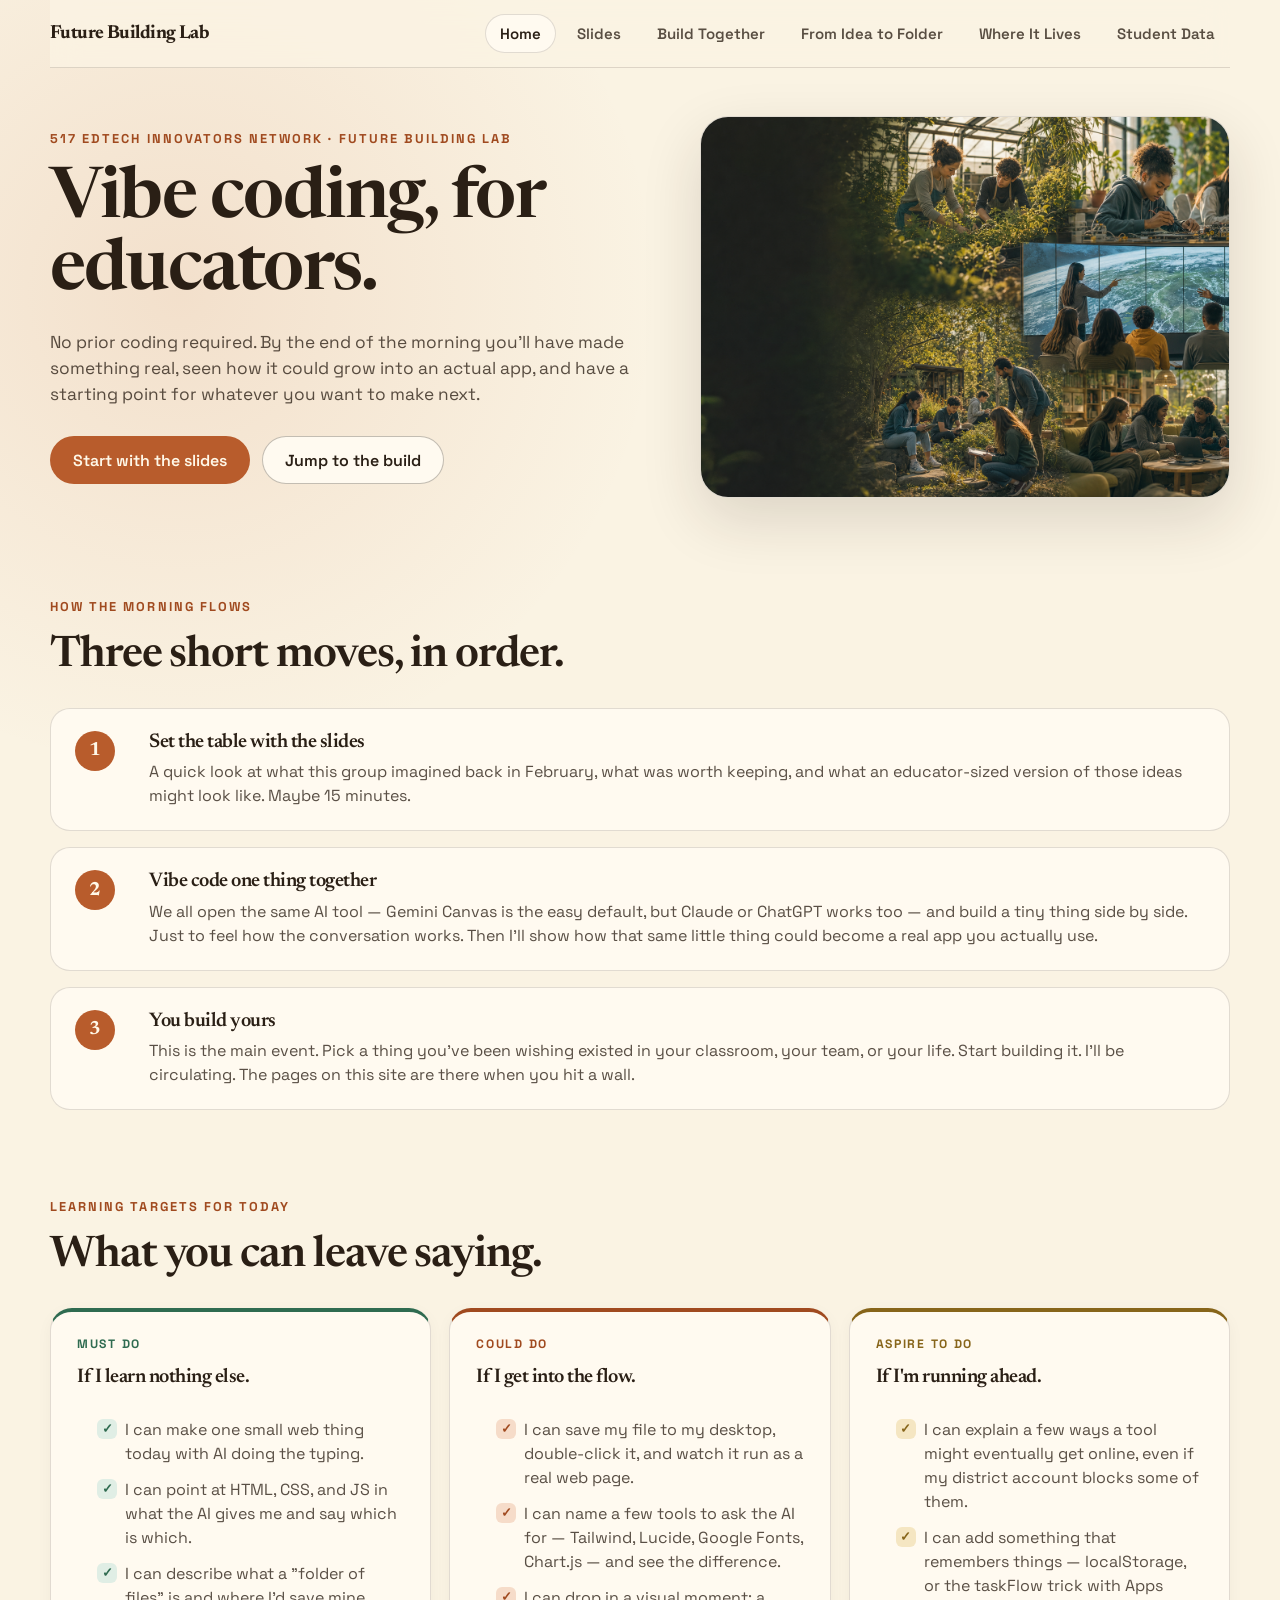
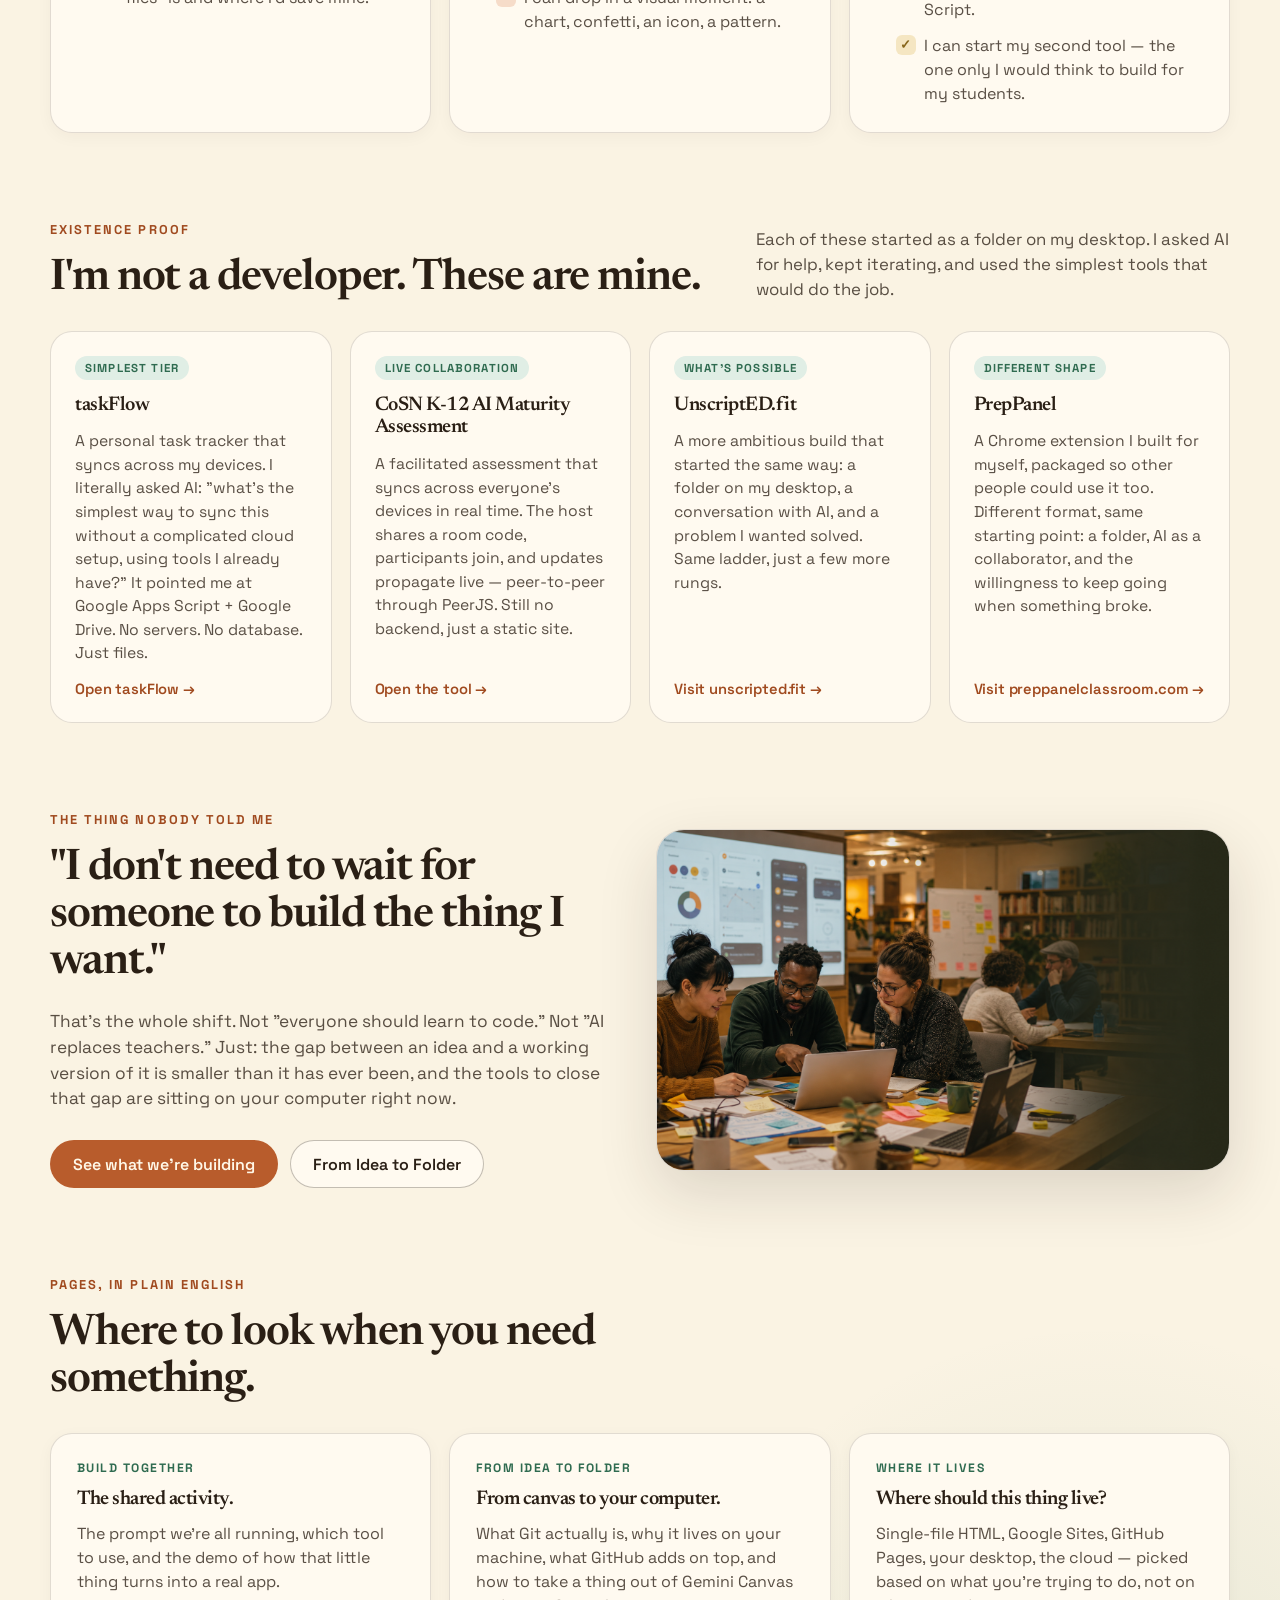
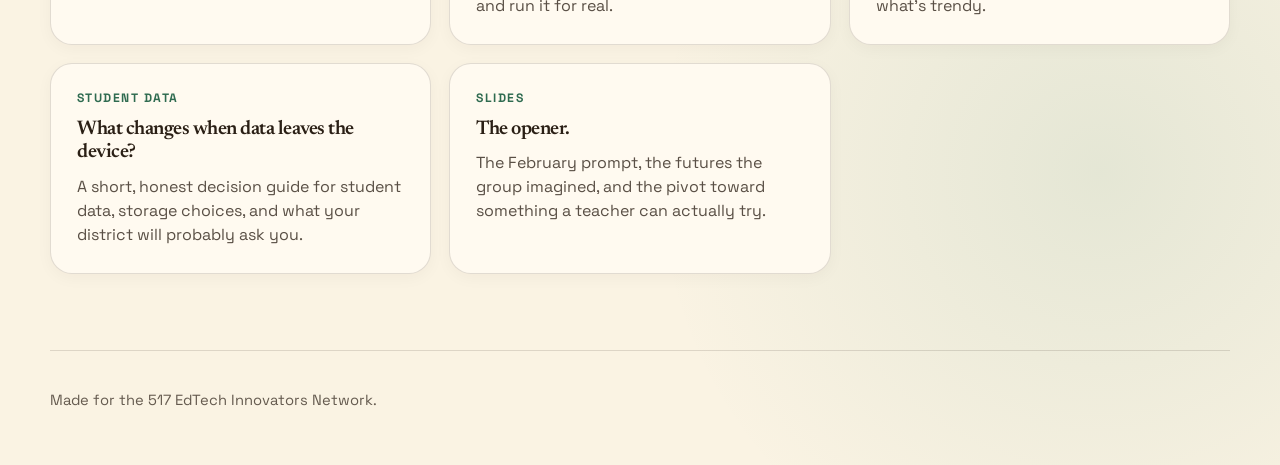
<file: index.html>
<!DOCTYPE html>
<html lang="en">
<head>
  <meta charset="UTF-8" />
  <meta name="viewport" content="width=device-width, initial-scale=1.0" />
  <title>Future Building Lab</title>
  <link rel="preconnect" href="https://fonts.googleapis.com">
  <link rel="preconnect" href="https://fonts.gstatic.com" crossorigin>
  <link href="https://fonts.googleapis.com/css2?family=Space+Grotesk:wght@400;500;600;700&family=Newsreader:opsz,wght@6..72,400;6..72,500;6..72,600;6..72,700&display=swap" rel="stylesheet">
  <link rel="stylesheet" href="styles.css" />
</head>
<body>
  <div class="site-shell">
    <nav class="nav" aria-label="Main navigation">
      <a class="brand" href="index.html">Future Building Lab</a>
      <div class="nav-links">
        <a class="active" href="index.html">Home</a>
        <a href="presentation.html">Slides</a>
        <a href="build-lab.html">Build Together</a>
        <a href="playbook.html">From Idea to Folder</a>
        <a href="deployment.html">Where It Lives</a>
        <a href="privacy.html">Student Data</a>
      </div>
    </nav>

    <main>
      <section class="hero">
        <div class="hero-copy">
          <div class="eyebrow">517 EdTech Innovators Network · Future Building Lab</div>
          <h1>Vibe coding, for educators.</h1>
          <p class="lede">No prior coding required. By the end of the morning you'll have made something real, seen how it could grow into an actual app, and have a starting point for whatever you want to make next.</p>
          <div class="actions">
            <a class="button primary" href="presentation.html">Start with the slides</a>
            <a class="button" href="build-lab.html">Jump to the build</a>
          </div>
        </div>
        <div class="image-card">
          <img src="assets/future-learning-hero.png" alt="A collage of future learning environments — greenhouses, maker spaces, and collaborative classrooms." />
        </div>
      </section>

      <section class="section">
        <div class="section-head">
          <div>
            <div class="eyebrow">How the morning flows</div>
            <h2>Three short moves, in order.</h2>
          </div>
        </div>
        <div class="step-list">
          <div class="step-item">
            <div class="num">1</div>
            <div>
              <h3>Set the table with the slides</h3>
              <p>A quick look at what this group imagined back in February, what was worth keeping, and what an educator-sized version of those ideas might look like. Maybe 15 minutes.</p>
            </div>
          </div>
          <div class="step-item">
            <div class="num">2</div>
            <div>
              <h3>Vibe code one thing together</h3>
              <p>We all open the same AI tool — Gemini Canvas is the easy default, but Claude or ChatGPT works too — and build a tiny thing side by side. Just to feel how the conversation works. Then I'll show how that same little thing could become a real app you actually use.</p>
            </div>
          </div>
          <div class="step-item">
            <div class="num">3</div>
            <div>
              <h3>You build yours</h3>
              <p>This is the main event. Pick a thing you've been wishing existed in your classroom, your team, or your life. Start building it. I'll be circulating. The pages on this site are there when you hit a wall.</p>
            </div>
          </div>
        </div>
      </section>

      <section class="section">
        <div class="section-head">
          <div>
            <div class="eyebrow">Learning targets for today</div>
            <h2>What you can leave saying.</h2>
          </div>
        </div>
        <div class="grid three">
          <article class="card learning-target target-must">
            <span class="target-tier">Must Do</span>
            <h3>If I learn nothing else.</h3>
            <ul class="target-list">
              <li>I can make one small web thing today with AI doing the typing.</li>
              <li>I can point at HTML, CSS, and JS in what the AI gives me and say which is which.</li>
              <li>I can describe what a "folder of files" is and where I'd save mine.</li>
            </ul>
          </article>
          <article class="card learning-target target-could">
            <span class="target-tier">Could Do</span>
            <h3>If I get into the flow.</h3>
            <ul class="target-list">
              <li>I can save my file to my desktop, double-click it, and watch it run as a real web page.</li>
              <li>I can name a few tools to ask the AI for — Tailwind, Lucide, Google Fonts, Chart.js — and see the difference.</li>
              <li>I can drop in a visual moment: a chart, confetti, an icon, a pattern.</li>
            </ul>
          </article>
          <article class="card learning-target target-aspire">
            <span class="target-tier">Aspire to Do</span>
            <h3>If I'm running ahead.</h3>
            <ul class="target-list">
              <li>I can explain a few ways a tool might eventually get online, even if my district account blocks some of them.</li>
              <li>I can add something that remembers things — localStorage, or the taskFlow trick with Apps Script.</li>
              <li>I can start my second tool — the one only I would think to build for my students.</li>
            </ul>
          </article>
        </div>
      </section>

      <section class="section">
        <div class="section-head">
          <div>
            <div class="eyebrow">Existence proof</div>
            <h2>I'm not a developer. These are mine.</h2>
          </div>
          <p>Each of these started as a folder on my desktop. I asked AI for help, kept iterating, and used the simplest tools that would do the job.</p>
        </div>
        <div class="proof-grid">
          <a class="proof-card" href="https://turnstyle19320.github.io/taskFlow/" target="_blank" rel="noopener">
            <span class="proof-tag">Simplest tier</span>
            <h3>taskFlow</h3>
            <p>A personal task tracker that syncs across my devices. I literally asked AI: "what's the simplest way to sync this without a complicated cloud setup, using tools I already have?" It pointed me at Google Apps Script + Google Drive. No servers. No database. Just files.</p>
            <span class="proof-link">Open taskFlow →</span>
          </a>
          <a class="proof-card" href="https://turnstyle19320.github.io/CoSN_app_V3/" target="_blank" rel="noopener">
            <span class="proof-tag">Live collaboration</span>
            <h3>CoSN K-12 AI Maturity Assessment</h3>
            <p>A facilitated assessment that syncs across everyone's devices in real time. The host shares a room code, participants join, and updates propagate live — peer-to-peer through PeerJS. Still no backend, just a static site.</p>
            <span class="proof-link">Open the tool →</span>
          </a>
          <a class="proof-card" href="https://unscripted.fit" target="_blank" rel="noopener">
            <span class="proof-tag">What's possible</span>
            <h3>UnscriptED.fit</h3>
            <p>A more ambitious build that started the same way: a folder on my desktop, a conversation with AI, and a problem I wanted solved. Same ladder, just a few more rungs.</p>
            <span class="proof-link">Visit unscripted.fit →</span>
          </a>
          <a class="proof-card" href="https://preppanelclassroom.com" target="_blank" rel="noopener">
            <span class="proof-tag">Different shape</span>
            <h3>PrepPanel</h3>
            <p>A Chrome extension I built for myself, packaged so other people could use it too. Different format, same starting point: a folder, AI as a collaborator, and the willingness to keep going when something broke.</p>
            <span class="proof-link">Visit preppanelclassroom.com →</span>
          </a>
        </div>
      </section>

      <section class="section">
        <div class="feature">
          <div>
            <div class="eyebrow">The thing nobody told me</div>
            <h2>"I don't need to wait for someone to build the thing I want."</h2>
            <p class="lede">That's the whole shift. Not "everyone should learn to code." Not "AI replaces teachers." Just: the gap between an idea and a working version of it is smaller than it has ever been, and the tools to close that gap are sitting on your computer right now.</p>
            <div class="actions">
              <a class="button primary" href="build-lab.html">See what we're building</a>
              <a class="button" href="playbook.html">From Idea to Folder</a>
            </div>
          </div>
          <div class="image-card">
            <img src="assets/build-lab-educators.png" alt="Educators working on laptops during a build lab." />
          </div>
        </div>
      </section>

      <section class="section">
        <div class="section-head">
          <div>
            <div class="eyebrow">Pages, in plain English</div>
            <h2>Where to look when you need something.</h2>
          </div>
        </div>
        <div class="grid three">
          <a class="card" href="build-lab.html">
            <strong>Build Together</strong>
            <h3>The shared activity.</h3>
            <p>The prompt we're all running, which tool to use, and the demo of how that little thing turns into a real app.</p>
          </a>
          <a class="card" href="playbook.html">
            <strong>From Idea to Folder</strong>
            <h3>From canvas to your computer.</h3>
            <p>What Git actually is, why it lives on your machine, what GitHub adds on top, and how to take a thing out of Gemini Canvas and run it for real.</p>
          </a>
          <a class="card" href="deployment.html">
            <strong>Where It Lives</strong>
            <h3>Where should this thing live?</h3>
            <p>Single-file HTML, Google Sites, GitHub Pages, your desktop, the cloud — picked based on what you're trying to do, not on what's trendy.</p>
          </a>
          <a class="card" href="privacy.html">
            <strong>Student Data</strong>
            <h3>What changes when data leaves the device?</h3>
            <p>A short, honest decision guide for student data, storage choices, and what your district will probably ask you.</p>
          </a>
          <a class="card" href="presentation.html">
            <strong>Slides</strong>
            <h3>The opener.</h3>
            <p>The February prompt, the futures the group imagined, and the pivot toward something a teacher can actually try.</p>
          </a>
        </div>
      </section>
    </main>

    <footer class="footer">Made for the 517 EdTech Innovators Network.</footer>
  </div>
</body>
</html>
</file>
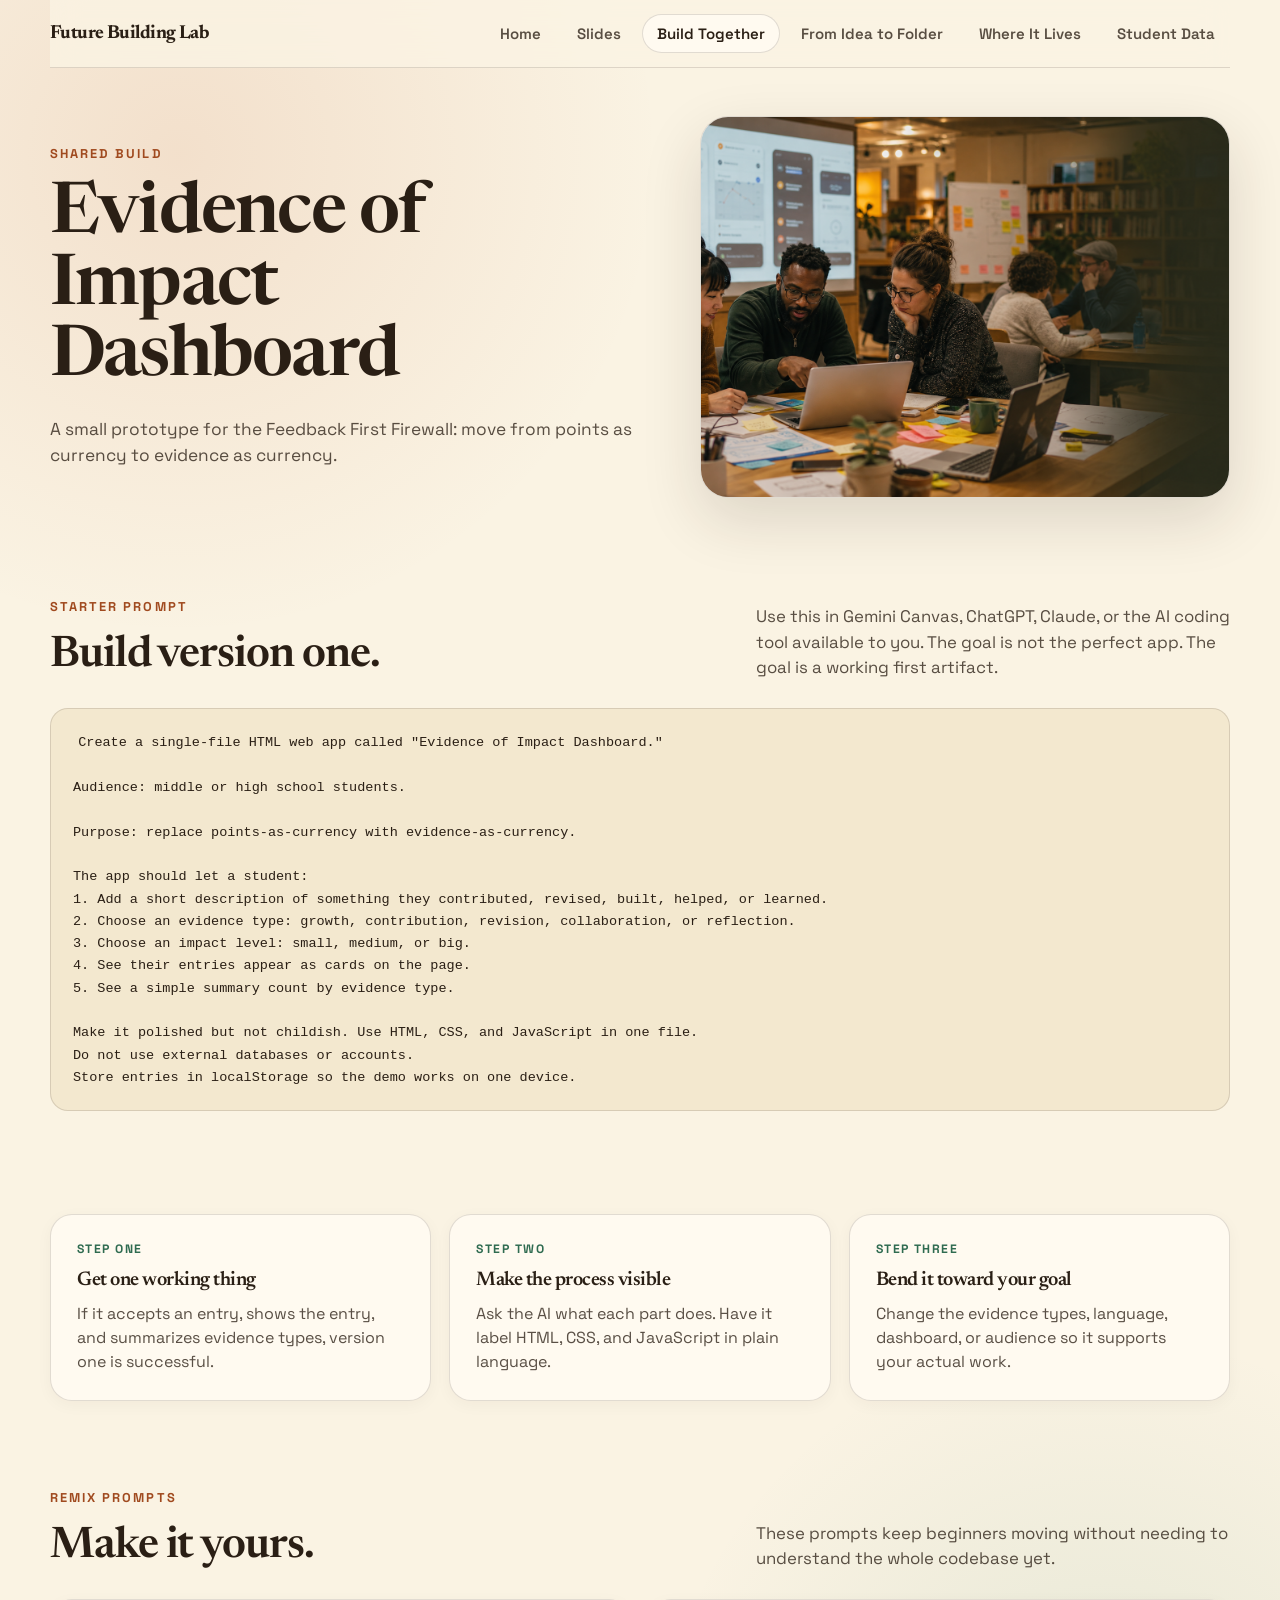
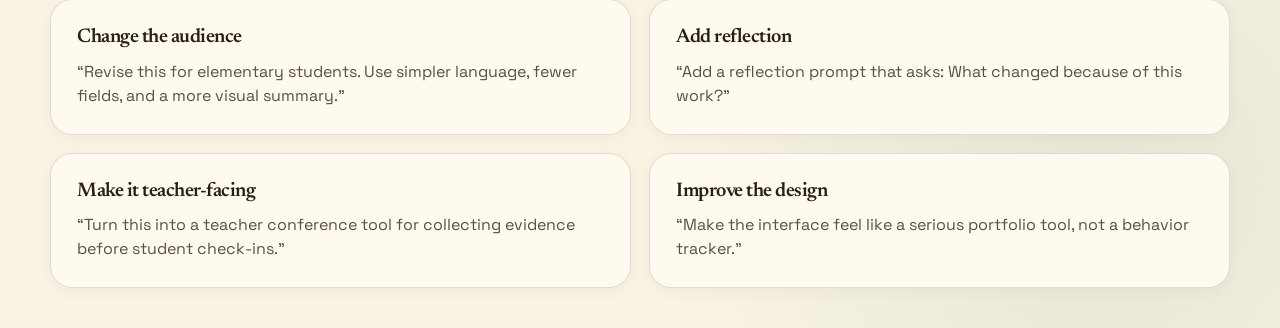
<file: build-lab.html>
<!DOCTYPE html>
<html lang="en">
<head>
  <meta charset="UTF-8" />
  <meta name="viewport" content="width=device-width, initial-scale=1.0" />
  <title>Build Together | Future Building Lab</title>
  <link rel="preconnect" href="https://fonts.googleapis.com">
  <link rel="preconnect" href="https://fonts.gstatic.com" crossorigin>
  <link href="https://fonts.googleapis.com/css2?family=Space+Grotesk:wght@500;700;800&family=Newsreader:opsz,wght@6..72,500;6..72,700&display=swap" rel="stylesheet">
  <link rel="stylesheet" href="styles.css" />
</head>
<body>
  <div class="site-shell">
    <nav class="nav" aria-label="Main navigation">
      <a class="brand" href="index.html">Future Building Lab</a>
      <div class="nav-links">
        <a href="index.html">Home</a>
        <a href="presentation.html">Slides</a>
        <a class="active" href="build-lab.html">Build Together</a>
        <a href="playbook.html">From Idea to Folder</a>
        <a href="deployment.html">Where It Lives</a>
        <a href="privacy.html">Student Data</a>
      </div>
    </nav>

    <main>
      <section class="hero">
        <div>
          <div class="eyebrow">Shared build</div>
          <h1>Evidence of Impact Dashboard</h1>
          <p class="lede">A small prototype for the Feedback First Firewall: move from points as currency to evidence as currency.</p>
        </div>
        <div class="image-card"><img src="assets/build-lab-educators.png" alt="Educators collaborating around laptops during a build lab." /></div>
      </section>

      <section class="section">
        <div class="section-head">
          <div><div class="eyebrow">Starter prompt</div><h2>Build version one.</h2></div>
          <p>Use this in Gemini Canvas, ChatGPT, Claude, or the AI coding tool available to you. The goal is not the perfect app. The goal is a working first artifact.</p>
        </div>
        <pre><code>Create a single-file HTML web app called "Evidence of Impact Dashboard."

Audience: middle or high school students.

Purpose: replace points-as-currency with evidence-as-currency.

The app should let a student:
1. Add a short description of something they contributed, revised, built, helped, or learned.
2. Choose an evidence type: growth, contribution, revision, collaboration, or reflection.
3. Choose an impact level: small, medium, or big.
4. See their entries appear as cards on the page.
5. See a simple summary count by evidence type.

Make it polished but not childish. Use HTML, CSS, and JavaScript in one file.
Do not use external databases or accounts.
Store entries in localStorage so the demo works on one device.</code></pre>
      </section>

      <section class="section">
        <div class="grid three">
          <article class="card">
            <strong>Step one</strong>
            <h3>Get one working thing</h3>
            <p>If it accepts an entry, shows the entry, and summarizes evidence types, version one is successful.</p>
          </article>
          <article class="card">
            <strong>Step two</strong>
            <h3>Make the process visible</h3>
            <p>Ask the AI what each part does. Have it label HTML, CSS, and JavaScript in plain language.</p>
          </article>
          <article class="card">
            <strong>Step three</strong>
            <h3>Bend it toward your goal</h3>
            <p>Change the evidence types, language, dashboard, or audience so it supports your actual work.</p>
          </article>
        </div>
      </section>

      <section class="section">
        <div class="section-head">
          <div><div class="eyebrow">Remix prompts</div><h2>Make it yours.</h2></div>
          <p>These prompts keep beginners moving without needing to understand the whole codebase yet.</p>
        </div>
        <div class="grid two">
          <div class="card"><h3>Change the audience</h3><p>“Revise this for elementary students. Use simpler language, fewer fields, and a more visual summary.”</p></div>
          <div class="card"><h3>Add reflection</h3><p>“Add a reflection prompt that asks: What changed because of this work?”</p></div>
          <div class="card"><h3>Make it teacher-facing</h3><p>“Turn this into a teacher conference tool for collecting evidence before student check-ins.”</p></div>
          <div class="card"><h3>Improve the design</h3><p>“Make the interface feel like a serious portfolio tool, not a behavior tracker.”</p></div>
        </div>
      </section>
    </main>
  </div>
</body>
</html>
</file>
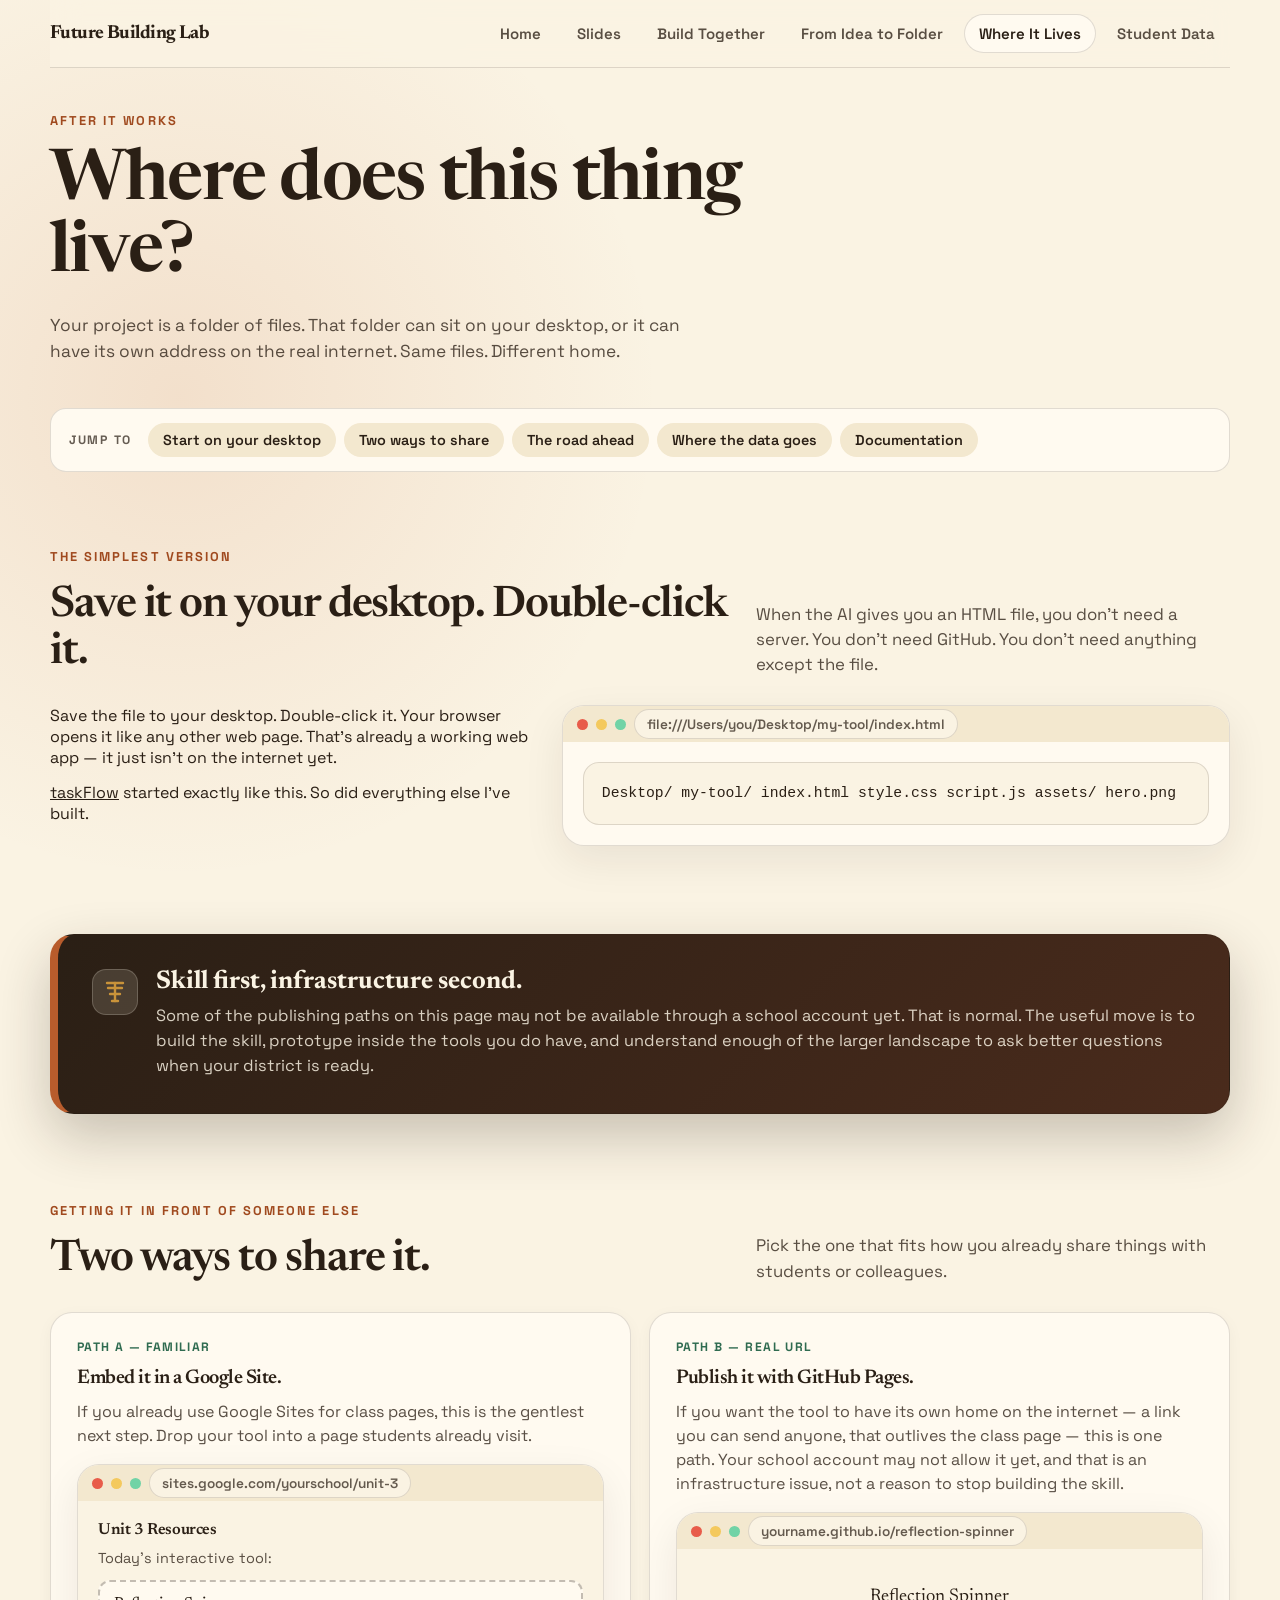
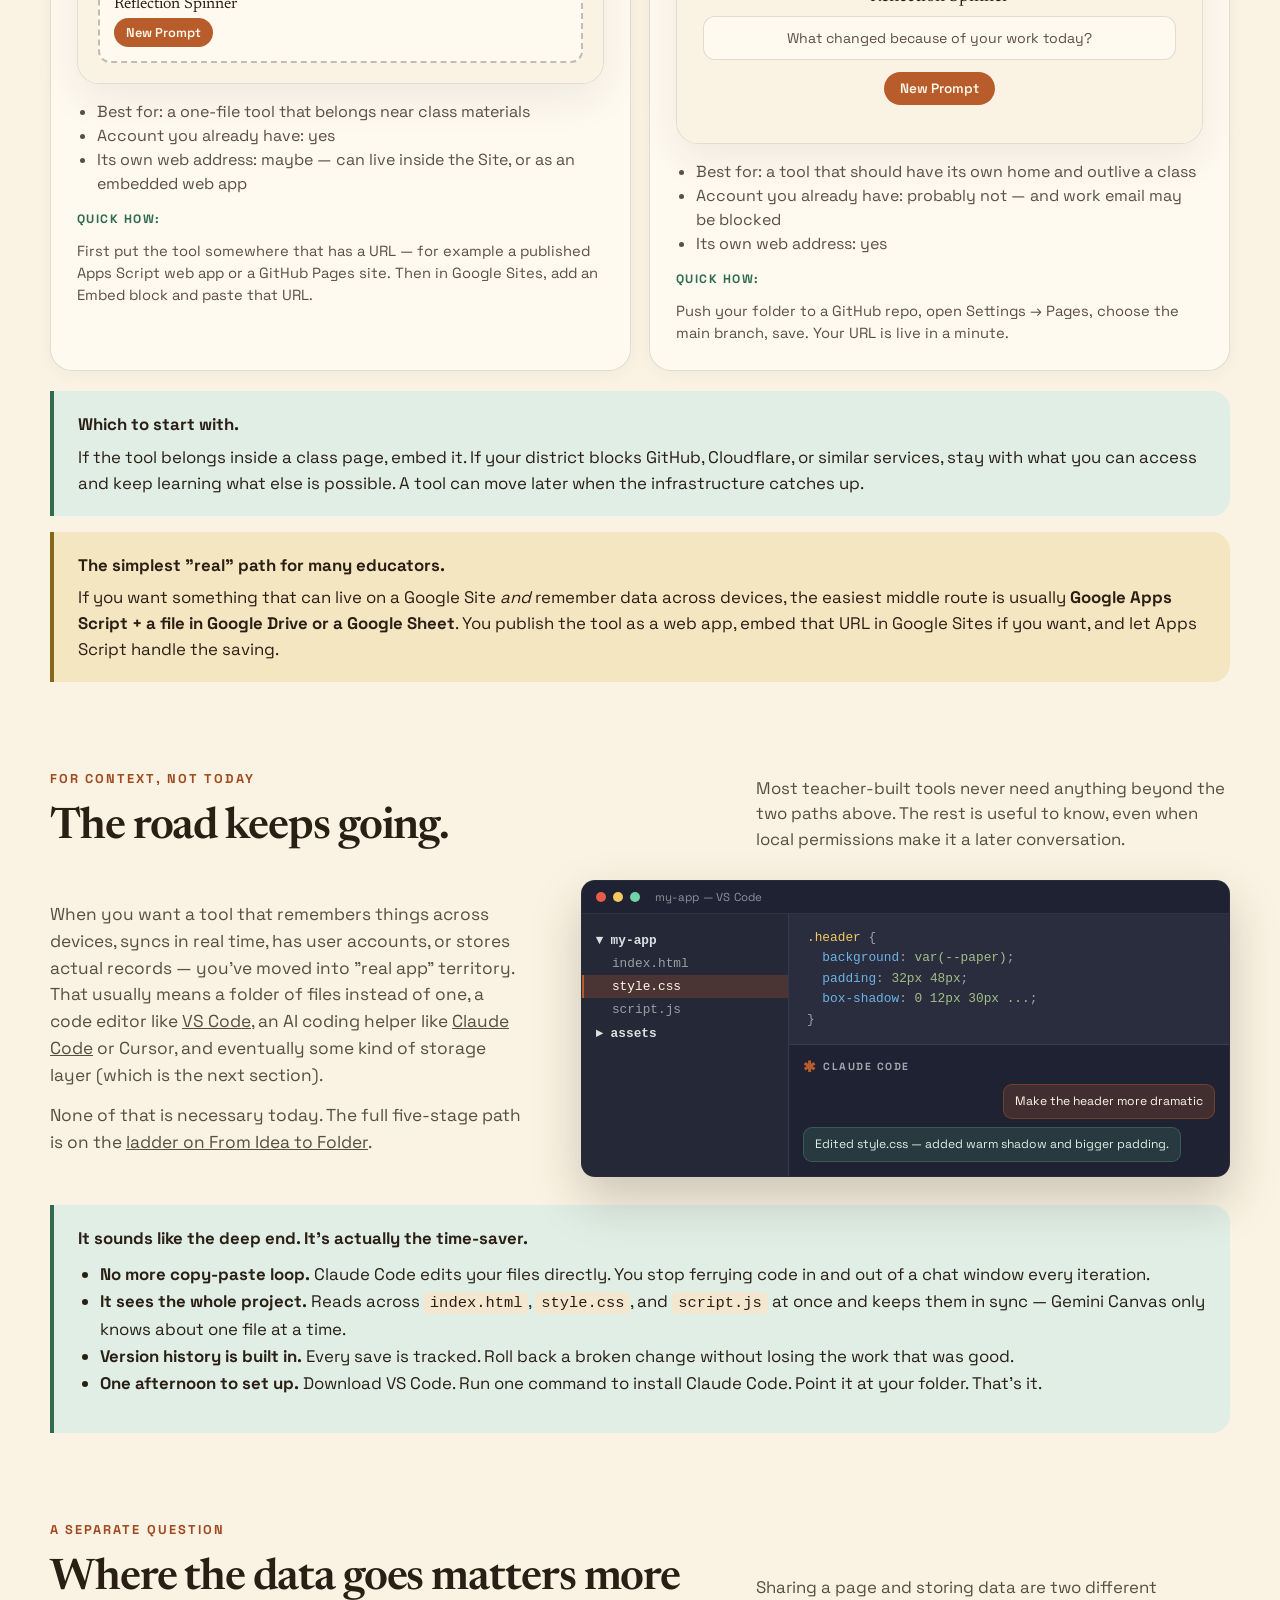
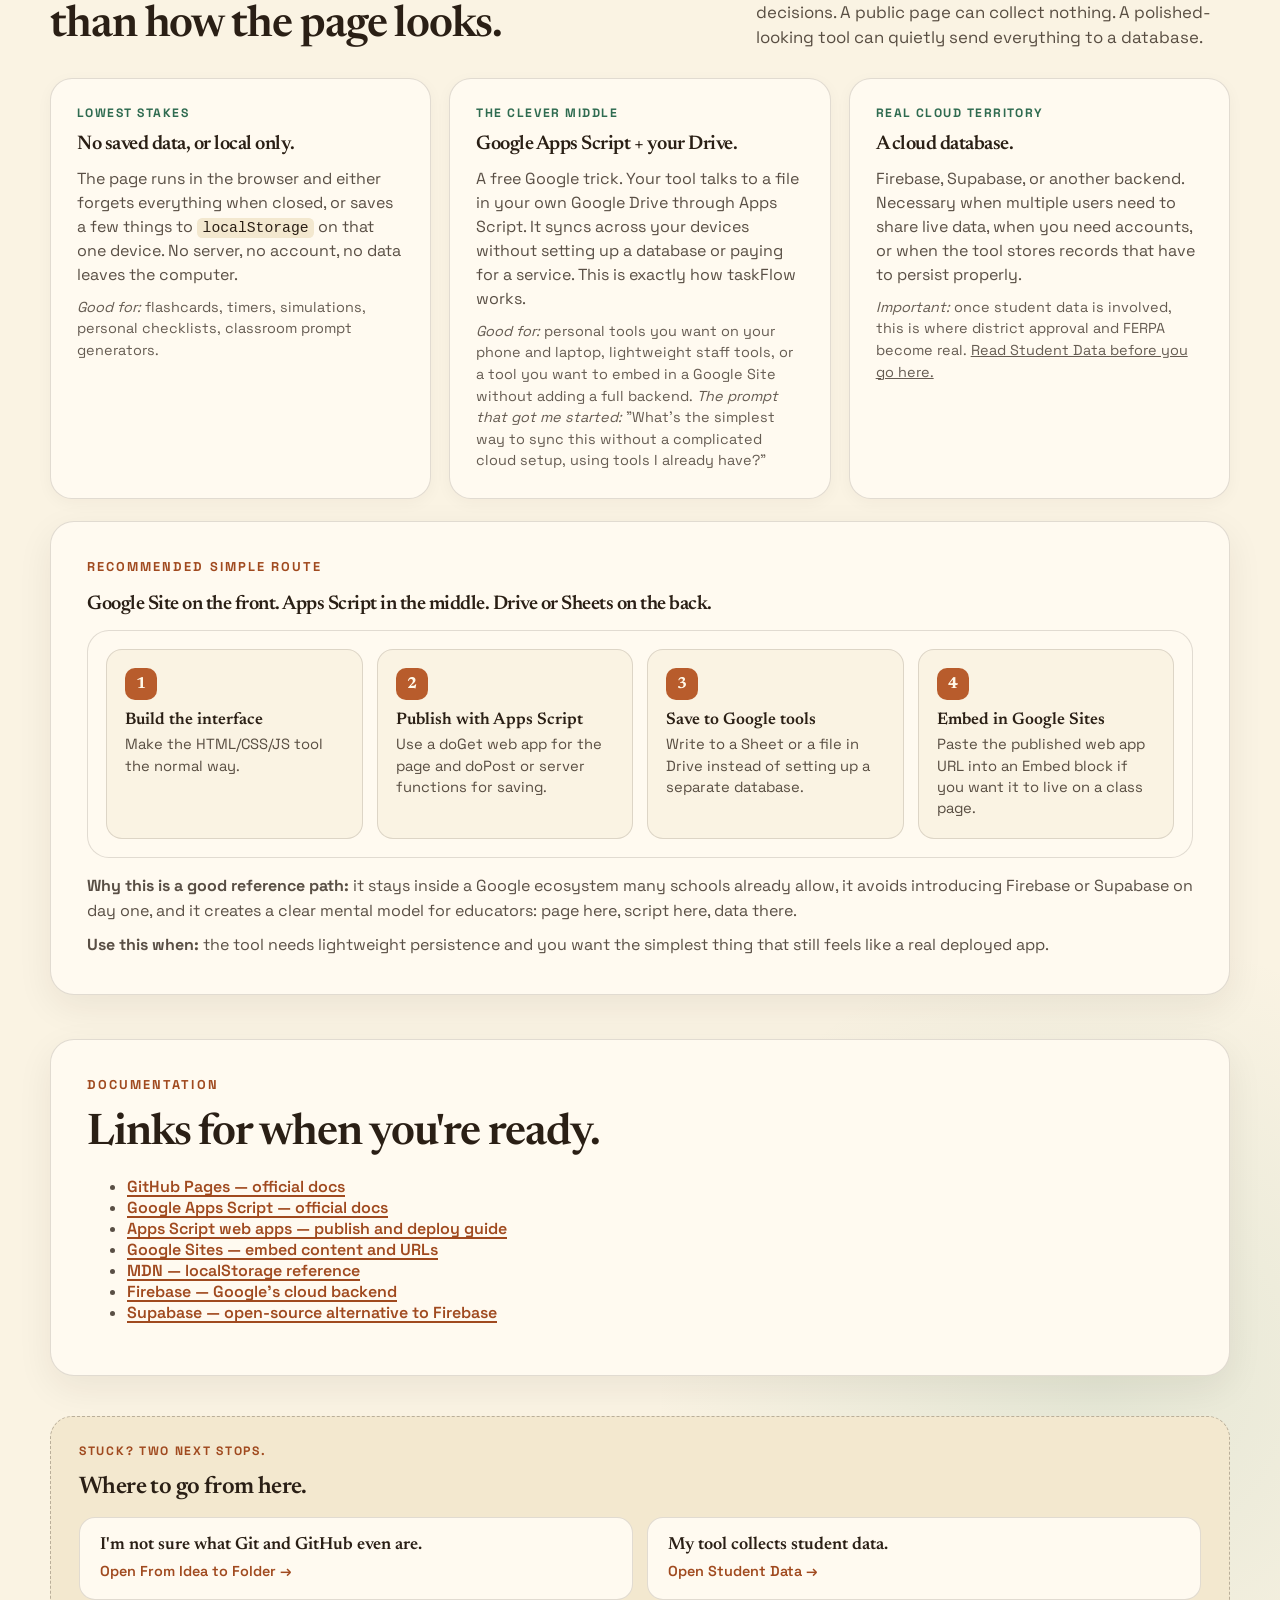
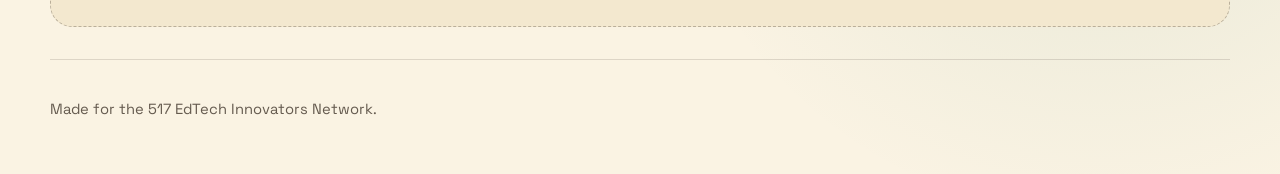
<file: deployment.html>
<!DOCTYPE html>
<html lang="en">
<head>
  <meta charset="UTF-8" />
  <meta name="viewport" content="width=device-width, initial-scale=1.0" />
  <title>Where It Lives | Future Building Lab</title>
  <link rel="preconnect" href="https://fonts.googleapis.com">
  <link rel="preconnect" href="https://fonts.gstatic.com" crossorigin>
  <link href="https://fonts.googleapis.com/css2?family=Space+Grotesk:wght@400;500;600;700&family=Newsreader:opsz,wght@6..72,400;6..72,500;6..72,600;6..72,700&display=swap" rel="stylesheet">
  <link rel="stylesheet" href="styles.css" />
</head>
<body>
  <div class="site-shell">
    <nav class="nav" aria-label="Main navigation">
      <a class="brand" href="index.html">Future Building Lab</a>
      <div class="nav-links">
        <a href="index.html">Home</a>
        <a href="presentation.html">Slides</a>
        <a href="build-lab.html">Build Together</a>
        <a href="playbook.html">From Idea to Folder</a>
        <a class="active" href="deployment.html">Where It Lives</a>
        <a href="privacy.html">Student Data</a>
      </div>
    </nav>

    <main>
      <section class="section">
        <div class="eyebrow">After it works</div>
        <h1>Where does this thing live?</h1>
        <p class="lede">Your project is a folder of files. That folder can sit on your desktop, or it can have its own address on the real internet. Same files. Different home.</p>
      </section>

      <nav class="toc" aria-label="On this page">
        <span class="toc-label">Jump to</span>
        <a href="#desktop">Start on your desktop</a>
        <a href="#share">Two ways to share</a>
        <a href="#later">The road ahead</a>
        <a href="#storage">Where the data goes</a>
        <a href="#docs">Documentation</a>
      </nav>

      <section class="section" id="desktop">
        <div class="section-head">
          <div>
            <div class="eyebrow">The simplest version</div>
            <h2>Save it on your desktop. Double-click it.</h2>
          </div>
          <p>When the AI gives you an HTML file, you don't need a server. You don't need GitHub. You don't need anything except the file.</p>
        </div>
        <div class="manual-grid">
          <div>
            <p>Save the file to your desktop. Double-click it. Your browser opens it like any other web page. That's already a working web app — it just isn't on the internet yet.</p>
            <p style="margin-top: 14px;"><a href="https://turnstyle19320.github.io/taskFlow/" target="_blank" rel="noopener">taskFlow</a> started exactly like this. So did everything else I've built.</p>
          </div>
          <div class="example-frame">
            <div class="example-top"><span class="example-dot"></span><span class="example-dot"></span><span class="example-dot"></span><div class="browser-url">file:///Users/you/Desktop/my-tool/index.html</div></div>
            <div class="example-body">
              <div class="folder-tree">Desktop/
  my-tool/
    index.html
    style.css
    script.js
    assets/
      hero.png</div>
            </div>
          </div>
        </div>
      </section>

      <section class="section">
        <div class="callout infrastructure-callout">
          <div class="callout-icon" aria-hidden="true">
            <svg viewBox="0 0 24 24" fill="none" stroke="currentColor" stroke-linecap="round" stroke-linejoin="round">
              <path d="M12 3v18" />
              <path d="M5 8h14" />
              <path d="M7 14h10" />
              <path d="M9 21h6" />
              <path d="M4 3h16" />
            </svg>
          </div>
          <div>
            <strong>Skill first, infrastructure second.</strong>
            <p style="margin-top: 8px;">Some of the publishing paths on this page may not be available through a school account yet. That is normal. The useful move is to build the skill, prototype inside the tools you do have, and understand enough of the larger landscape to ask better questions when your district is ready.</p>
          </div>
        </div>
      </section>

      <section class="section" id="share">
        <div class="section-head">
          <div>
            <div class="eyebrow">Getting it in front of someone else</div>
            <h2>Two ways to share it.</h2>
          </div>
          <p>Pick the one that fits how you already share things with students or colleagues.</p>
        </div>

        <div class="grid two">
          <article class="card">
            <strong>Path A — familiar</strong>
            <h3>Embed it in a Google Site.</h3>
            <p>If you already use Google Sites for class pages, this is the gentlest next step. Drop your tool into a page students already visit.</p>

            <div class="example-frame" style="margin-top: 16px;">
              <div class="example-top"><span class="example-dot"></span><span class="example-dot"></span><span class="example-dot"></span><div class="browser-url">sites.google.com/yourschool/unit-3</div></div>
              <div class="example-body" style="background: var(--paper);">
                <h3 style="font-size: 1rem; margin-bottom: 8px;">Unit 3 Resources</h3>
                <p style="font-size: .9rem; color: var(--muted); margin-bottom: 10px;">Today's interactive tool:</p>
                <div style="border: 2px dashed var(--line-strong); border-radius: 12px; padding: 14px; background: var(--panel);">
                  <div style="font-family: 'Newsreader', serif; font-size: 1rem; color: var(--ink); margin-bottom: 6px;">Reflection Spinner</div>
                  <div style="display: inline-block; padding: 6px 12px; border-radius: 999px; background: var(--clay); color: var(--ink-on-clay); font-size: .8rem; font-weight: 600;">New Prompt</div>
                </div>
              </div>
            </div>

            <ul style="margin-top: 16px; padding-left: 20px; color: var(--muted); font-size: .95rem; line-height: 1.55;">
              <li>Best for: a one-file tool that belongs near class materials</li>
              <li>Account you already have: yes</li>
              <li>Its own web address: maybe — can live inside the Site, or as an embedded web app</li>
            </ul>

            <p style="margin-top: 14px; font-size: .92rem;"><strong>Quick how:</strong> First put the tool somewhere that has a URL — for example a published Apps Script web app or a GitHub Pages site. Then in Google Sites, add an Embed block and paste that URL.</p>
          </article>

          <article class="card">
            <strong>Path B — real URL</strong>
            <h3>Publish it with GitHub Pages.</h3>
            <p>If you want the tool to have its own home on the internet — a link you can send anyone, that outlives the class page — this is one path. Your school account may not allow it yet, and that is an infrastructure issue, not a reason to stop building the skill.</p>

            <div class="example-frame" style="margin-top: 16px;">
              <div class="example-top"><span class="example-dot"></span><span class="example-dot"></span><span class="example-dot"></span><div class="browser-url">yourname.github.io/reflection-spinner</div></div>
              <div class="example-body" style="background: var(--paper);">
                <div style="text-align: center; padding: 18px 6px;">
                  <div style="font-family: 'Newsreader', serif; font-size: 1.15rem; color: var(--ink); margin-bottom: 10px;">Reflection Spinner</div>
                  <div style="padding: 12px; border-radius: 12px; background: var(--panel); border: 1px solid var(--line); color: var(--muted); font-size: .88rem; margin-bottom: 12px;">What changed because of your work today?</div>
                  <div style="display: inline-block; padding: 8px 16px; border-radius: 999px; background: var(--clay); color: var(--ink-on-clay); font-size: .85rem; font-weight: 600;">New Prompt</div>
                </div>
              </div>
            </div>

            <ul style="margin-top: 16px; padding-left: 20px; color: var(--muted); font-size: .95rem; line-height: 1.55;">
              <li>Best for: a tool that should have its own home and outlive a class</li>
              <li>Account you already have: probably not — and work email may be blocked</li>
              <li>Its own web address: yes</li>
            </ul>

            <p style="margin-top: 14px; font-size: .92rem;"><strong>Quick how:</strong> Push your folder to a GitHub repo, open Settings → Pages, choose the main branch, save. Your URL is live in a minute.</p>
          </article>
        </div>

        <div class="callout sage" style="margin-top: 20px;">
          <strong>Which to start with.</strong>
          <p style="margin-top: 6px;">If the tool belongs inside a class page, embed it. If your district blocks GitHub, Cloudflare, or similar services, stay with what you can access and keep learning what else is possible. A tool can move later when the infrastructure catches up.</p>
        </div>

        <div class="callout gold" style="margin-top: 16px;">
          <strong>The simplest "real" path for many educators.</strong>
          <p style="margin-top: 6px;">If you want something that can live on a Google Site <em>and</em> remember data across devices, the easiest middle route is usually <strong>Google Apps Script + a file in Google Drive or a Google Sheet</strong>. You publish the tool as a web app, embed that URL in Google Sites if you want, and let Apps Script handle the saving.</p>
        </div>
      </section>

      <section class="section" id="later">
        <div class="section-head">
          <div>
            <div class="eyebrow">For context, not today</div>
            <h2>The road keeps going.</h2>
          </div>
          <p>Most teacher-built tools never need anything beyond the two paths above. The rest is useful to know, even when local permissions make it a later conversation.</p>
        </div>

        <div class="manual-grid" style="align-items: center; gap: clamp(28px, 4vw, 56px);">
          <div>
            <p style="color: var(--muted); font-size: 1.08rem; line-height: 1.55;">When you want a tool that remembers things across devices, syncs in real time, has user accounts, or stores actual records — you've moved into "real app" territory. That usually means a folder of files instead of one, a code editor like <a href="https://code.visualstudio.com/" target="_blank" rel="noopener">VS Code</a>, an AI coding helper like <a href="https://claude.com/claude-code" target="_blank" rel="noopener">Claude Code</a> or Cursor, and eventually some kind of storage layer (which is the next section).</p>
            <p style="margin-top: 14px; color: var(--muted); font-size: 1.08rem; line-height: 1.55;">None of that is necessary today. The full five-stage path is on the <a href="playbook.html#ladder">ladder on From Idea to Folder</a>.</p>
          </div>

          <div class="ide-mockup" aria-label="VS Code with Claude Code panel: file tree on the left, an open style.css file in the editor, and a Claude Code chat panel showing a request being completed">
            <div class="ide-top">
              <span class="ide-dot"></span>
              <span class="ide-dot"></span>
              <span class="ide-dot"></span>
              <span class="ide-title">my-app — VS Code</span>
            </div>
            <div class="ide-body">
              <div class="ide-sidebar">
                <div class="ide-folder">▾ my-app</div>
                <div class="ide-file">index.html</div>
                <div class="ide-file active">style.css</div>
                <div class="ide-file">script.js</div>
                <div class="ide-folder">▸ assets</div>
              </div>
              <div class="ide-right">
                <div class="ide-code">
                  <div><span class="selector">.header</span> <span class="punct">{</span></div>
                  <div>&nbsp;&nbsp;<span class="property">background</span><span class="punct">:</span> <span class="value">var(--paper)</span><span class="punct">;</span></div>
                  <div>&nbsp;&nbsp;<span class="property">padding</span><span class="punct">:</span> <span class="value">32px 48px</span><span class="punct">;</span></div>
                  <div>&nbsp;&nbsp;<span class="property">box-shadow</span><span class="punct">:</span> <span class="value">0 12px 30px ...</span><span class="punct">;</span></div>
                  <div><span class="punct">}</span></div>
                </div>
                <div class="ide-claude">
                  <div class="ide-claude-head">Claude Code</div>
                  <div class="ide-msg user">Make the header more dramatic</div>
                  <div class="ide-msg claude">Edited style.css — added warm shadow and bigger padding.</div>
                </div>
              </div>
            </div>
          </div>
        </div>

        <div class="callout sage" style="margin-top: 28px;">
          <strong>It sounds like the deep end. It's actually the time-saver.</strong>
          <ul style="margin-top: 10px; padding-left: 22px; line-height: 1.6; color: var(--ink);">
            <li><strong>No more copy-paste loop.</strong> Claude Code edits your files directly. You stop ferrying code in and out of a chat window every iteration.</li>
            <li><strong>It sees the whole project.</strong> Reads across <code>index.html</code>, <code>style.css</code>, and <code>script.js</code> at once and keeps them in sync — Gemini Canvas only knows about one file at a time.</li>
            <li><strong>Version history is built in.</strong> Every save is tracked. Roll back a broken change without losing the work that was good.</li>
            <li><strong>One afternoon to set up.</strong> Download VS Code. Run one command to install Claude Code. Point it at your folder. That's it.</li>
          </ul>
        </div>
      </section>

      <section class="section" id="storage">
        <div class="section-head">
          <div>
            <div class="eyebrow">A separate question</div>
            <h2>Where the data goes matters more than how the page looks.</h2>
          </div>
          <p>Sharing a page and storing data are two different decisions. A public page can collect nothing. A polished-looking tool can quietly send everything to a database.</p>
        </div>

        <div class="grid three">
          <article class="card">
            <strong>Lowest stakes</strong>
            <h3>No saved data, or local only.</h3>
            <p>The page runs in the browser and either forgets everything when closed, or saves a few things to <code>localStorage</code> on that one device. No server, no account, no data leaves the computer.</p>
            <p style="margin-top: 10px; font-size: .9rem; color: var(--quiet);"><em>Good for:</em> flashcards, timers, simulations, personal checklists, classroom prompt generators.</p>
          </article>

          <article class="card">
            <strong>The clever middle</strong>
            <h3>Google Apps Script + your Drive.</h3>
            <p>A free Google trick. Your tool talks to a file in your own Google Drive through Apps Script. It syncs across your devices without setting up a database or paying for a service. This is exactly how taskFlow works.</p>
            <p style="margin-top: 10px; font-size: .9rem; color: var(--quiet);"><em>Good for:</em> personal tools you want on your phone and laptop, lightweight staff tools, or a tool you want to embed in a Google Site without adding a full backend. <em>The prompt that got me started:</em> "What's the simplest way to sync this without a complicated cloud setup, using tools I already have?"</p>
          </article>

          <article class="card">
            <strong>Real cloud territory</strong>
            <h3>A cloud database.</h3>
            <p>Firebase, Supabase, or another backend. Necessary when multiple users need to share live data, when you need accounts, or when the tool stores records that have to persist properly.</p>
            <p style="margin-top: 10px; font-size: .9rem; color: var(--quiet);"><em>Important:</em> once student data is involved, this is where district approval and FERPA become real. <a href="privacy.html">Read Student Data before you go here.</a></p>
          </article>
        </div>

        <div class="paper" style="margin-top: 22px;">
          <div class="eyebrow">Recommended simple route</div>
          <h3 style="margin-bottom: 14px;">Google Site on the front. Apps Script in the middle. Drive or Sheets on the back.</h3>
          <div class="flow steps-4" style="margin-bottom: 16px;">
            <div class="flow-step">
              <div class="num">1</div>
              <h4>Build the interface</h4>
              <p>Make the HTML/CSS/JS tool the normal way.</p>
            </div>
            <div class="flow-step">
              <div class="num">2</div>
              <h4>Publish with Apps Script</h4>
              <p>Use a doGet web app for the page and doPost or server functions for saving.</p>
            </div>
            <div class="flow-step">
              <div class="num">3</div>
              <h4>Save to Google tools</h4>
              <p>Write to a Sheet or a file in Drive instead of setting up a separate database.</p>
            </div>
            <div class="flow-step">
              <div class="num">4</div>
              <h4>Embed in Google Sites</h4>
              <p>Paste the published web app URL into an Embed block if you want it to live on a class page.</p>
            </div>
          </div>
          <p style="color: var(--muted); line-height: 1.55; margin-bottom: 10px;"><strong>Why this is a good reference path:</strong> it stays inside a Google ecosystem many schools already allow, it avoids introducing Firebase or Supabase on day one, and it creates a clear mental model for educators: page here, script here, data there.</p>
          <p style="color: var(--muted); line-height: 1.55;"><strong>Use this when:</strong> the tool needs lightweight persistence and you want the simplest thing that still feels like a real deployed app.</p>
        </div>
      </section>

      <section class="section paper source-list" id="docs">
        <div class="eyebrow">Documentation</div>
        <h2>Links for when you're ready.</h2>
        <ul style="margin-top: 18px;">
          <li><a href="https://docs.github.com/en/pages" target="_blank" rel="noopener">GitHub Pages — official docs</a></li>
          <li><a href="https://developers.google.com/apps-script" target="_blank" rel="noopener">Google Apps Script — official docs</a></li>
          <li><a href="https://developers.google.com/apps-script/guides/web" target="_blank" rel="noopener">Apps Script web apps — publish and deploy guide</a></li>
          <li><a href="https://support.google.com/sites/answer/90569" target="_blank" rel="noopener">Google Sites — embed content and URLs</a></li>
          <li><a href="https://developer.mozilla.org/en-US/docs/Web/API/Window/localStorage" target="_blank" rel="noopener">MDN — localStorage reference</a></li>
          <li><a href="https://firebase.google.com/docs" target="_blank" rel="noopener">Firebase — Google's cloud backend</a></li>
          <li><a href="https://supabase.com/docs" target="_blank" rel="noopener">Supabase — open-source alternative to Firebase</a></li>
        </ul>
      </section>

      <section class="stuck">
        <span class="stuck-label">Stuck? Two next stops.</span>
        <h3>Where to go from here.</h3>
        <div class="stuck-grid">
          <a href="playbook.html#git">
            <strong>I'm not sure what Git and GitHub even are.</strong>
            <span>Open From Idea to Folder →</span>
          </a>
          <a href="privacy.html">
            <strong>My tool collects student data.</strong>
            <span>Open Student Data →</span>
          </a>
        </div>
      </section>
    </main>

    <footer class="footer">Made for the 517 EdTech Innovators Network.</footer>
  </div>
</body>
</html>
</file>
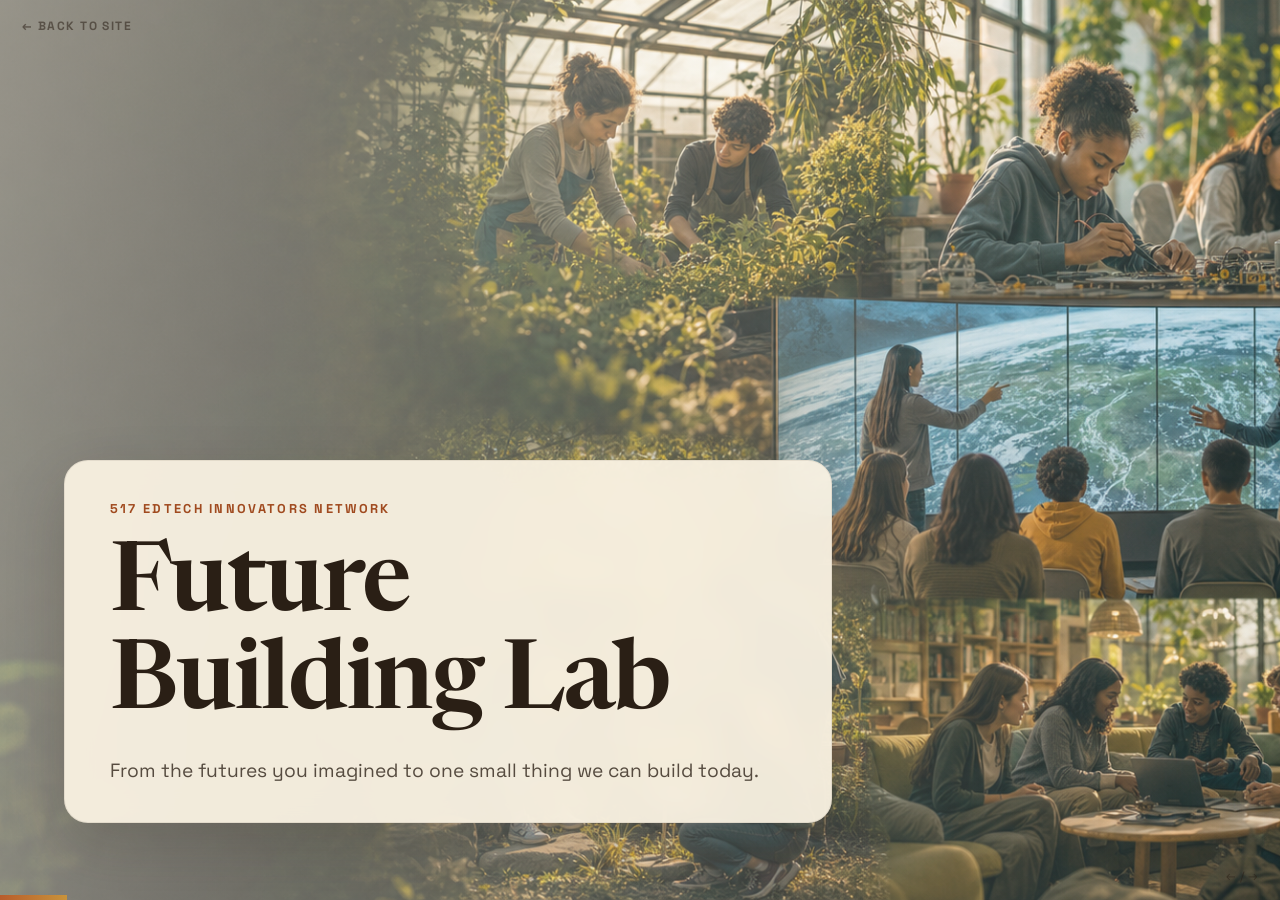
<file: presentation.html>
<!DOCTYPE html>
<html lang="en">
<head>
  <meta charset="UTF-8" />
  <meta name="viewport" content="width=device-width, initial-scale=1.0" />
  <title>Slides | Future Building Lab</title>
  <link rel="preconnect" href="https://fonts.googleapis.com">
  <link rel="preconnect" href="https://fonts.gstatic.com" crossorigin>
  <link href="https://fonts.googleapis.com/css2?family=Space+Grotesk:wght@400;500;600;700&family=Newsreader:opsz,wght@6..72,400;6..72,500;6..72,600;6..72,700;6..72,800&display=swap" rel="stylesheet">
  <style>
    :root {
      --paper: #faf3e3;
      --paper-2: #f3e8cf;
      --panel: #fffaf0;
      --ink: #2a1f15;
      --muted: rgba(42, 31, 21, .78);
      --quiet: rgba(42, 31, 21, .55);
      --line: rgba(42, 31, 21, .14);
      --line-strong: rgba(42, 31, 21, .28);
      --sage: #4a8c6f;
      --sage-deep: #2f6b50;
      --sage-soft: #e0eee5;
      --gold: #c9933a;
      --gold-deep: #87651a;
      --gold-soft: #f5e6c2;
      --clay: #b85c2c;
      --clay-deep: #a04a1f;
      --clay-soft: #f6dcc9;
      --ink-on-clay: #fff8e8;
      --mark: #ffe27a;
    }

    * { box-sizing: border-box; }

    html, body {
      margin: 0;
      width: 100%;
      height: 100%;
      overflow: hidden;
      color: var(--ink);
      font-family: "Space Grotesk", sans-serif;
      background: var(--paper);
    }

    .deck {
      position: relative;
      width: 100vw;
      height: 100vh;
      background:
        radial-gradient(circle at 14% 8%, rgba(198, 107, 61, .12), transparent 30rem),
        radial-gradient(circle at 86% 92%, rgba(74, 140, 111, .10), transparent 28rem),
        var(--paper);
    }

    .slide {
      position: absolute;
      inset: 0;
      padding: clamp(40px, 5vw, 88px);
      opacity: 0;
      transform: translateX(24px);
      transition: opacity .28s ease, transform .28s ease;
      pointer-events: none;
      overflow: hidden;
    }

    .slide.active {
      opacity: 1;
      transform: translateX(0);
      pointer-events: auto;
    }

    h1, h2, h3, h4, p { margin: 0; }

    h1, h2, h3 {
      font-family: "Newsreader", serif;
      color: var(--ink);
      font-weight: 600;
      letter-spacing: -.02em;
    }

    h1 {
      font-size: clamp(4rem, 7.5vw, 7rem);
      line-height: 1.02;
      max-width: 1180px;
    }

    h2 {
      font-size: clamp(2.4rem, 4vw, 4.4rem);
      line-height: 1.06;
      max-width: 1180px;
    }

    h3 {
      font-size: clamp(1.4rem, 2.1vw, 2.1rem);
      line-height: 1.12;
    }

    .eyebrow {
      color: var(--clay-deep);
      font-family: "Space Grotesk", sans-serif;
      font-size: clamp(.78rem, 1vw, .98rem);
      font-weight: 700;
      letter-spacing: .18em;
      text-transform: uppercase;
    }

    .eyebrow.sage { color: var(--sage-deep); }
    .eyebrow.gold { color: var(--gold-deep); }

    .lead {
      max-width: 760px;
      color: var(--muted);
      font-size: clamp(1.1rem, 1.5vw, 1.5rem);
      line-height: 1.42;
    }

    /* ============== Title / image-overlay slides ============== */
    .image-slide {
      padding: 0;
      display: block;
    }

    .image-slide img {
      position: absolute;
      inset: 0;
      width: 100%;
      height: 100%;
      object-fit: cover;
    }

    .image-slide::after {
      content: "";
      position: absolute;
      inset: 0;
      background: linear-gradient(100deg,
        rgba(250, 243, 227, .55) 0%,
        rgba(250, 243, 227, .25) 50%,
        rgba(250, 243, 227, .08) 100%);
    }

    .title-copy {
      position: absolute;
      z-index: 2;
      left: clamp(36px, 5vw, 88px);
      bottom: clamp(48px, 6vw, 96px);
      max-width: clamp(560px, 60vw, 920px);
      padding: clamp(28px, 3vw, 44px) clamp(32px, 3.5vw, 52px);
      background: rgba(250, 243, 227, .94);
      backdrop-filter: blur(14px);
      -webkit-backdrop-filter: blur(14px);
      border: 1px solid rgba(42, 31, 21, .08);
      border-radius: 24px;
      box-shadow: 0 24px 60px rgba(42, 31, 21, .18);
      display: flex;
      flex-direction: column;
      gap: 22px;
    }

    .title-copy .lead { margin-top: 0; }

    /* ============== Quote slide layout ============== */
    .quote-slide {
      display: grid;
      grid-template-rows: auto 1fr;
      gap: clamp(28px, 3vw, 44px);
      height: 100%;
    }

    .quote-header {
      display: flex;
      align-items: baseline;
      flex-wrap: wrap;
      gap: 18px;
    }

    .quote-byline {
      font-family: "Newsreader", serif;
      font-style: italic;
      color: var(--quiet);
      font-size: clamp(1rem, 1.15vw, 1.2rem);
    }

    .quote-grid {
      display: grid;
      grid-template-columns: 1.5fr 1fr;
      gap: clamp(40px, 5vw, 84px);
      align-items: center;
      height: 100%;
    }

    .quote-text {
      display: flex;
      flex-direction: column;
      gap: clamp(20px, 2.4vw, 34px);
    }

    .pull-quote {
      font-family: "Newsreader", serif;
      font-weight: 500;
      font-size: clamp(2.2rem, 3.6vw, 3.8rem);
      line-height: 1.08;
      letter-spacing: -.02em;
      color: var(--ink);
      position: relative;
      padding-left: .6em;
    }

    .pull-quote::before {
      content: "“";
      position: absolute;
      left: -0.1em;
      top: -0.15em;
      color: var(--clay);
      font-size: 1.5em;
      font-weight: 600;
      line-height: 1;
    }

    .pull-quote.sage::before { color: var(--sage); }
    .pull-quote.gold::before { color: var(--gold); }

    .pull-quote .accent {
      background: linear-gradient(180deg, transparent 64%, var(--mark) 64%);
      padding: 0 .04em;
    }

    .quote-context {
      max-width: 540px;
      color: var(--muted);
      font-size: clamp(1.15rem, 1.55vw, 1.55rem);
      line-height: 1.5;
      padding-left: .6em;
    }

    .idea-pair {
      display: grid;
      gap: clamp(18px, 2vw, 28px);
      max-width: 720px;
    }

    .idea-panel {
      padding-left: clamp(18px, 2vw, 28px);
      border-left: 5px solid var(--sage);
    }

    .idea-panel.overreach {
      border-left-color: var(--clay);
    }

    .idea-panel.gold {
      border-left-color: var(--gold);
    }

    .idea-label {
      display: block;
      margin-bottom: 10px;
      font-family: "Space Grotesk", sans-serif;
      font-size: clamp(.82rem, .95vw, .98rem);
      font-weight: 800;
      letter-spacing: .12em;
      text-transform: uppercase;
      color: var(--quiet);
    }

    .idea-line {
      margin: 0;
      font-family: "Newsreader", serif;
      font-weight: 500;
      font-size: clamp(1.65rem, 2.55vw, 2.75rem);
      line-height: 1.15;
      color: var(--ink);
    }

    .idea-panel.overreach .idea-line {
      color: var(--clay-deep);
    }

    .quote-visual {
      display: flex;
      align-items: center;
      justify-content: center;
      height: 100%;
    }

    .vision-illust {
      width: 100%;
      max-width: 380px;
      height: auto;
      aspect-ratio: 1;
      filter: drop-shadow(0 18px 36px rgba(42, 31, 21, .12));
    }

    /* ============== Prompt document layout ============== */
    .split-layout {
      display: grid;
      grid-template-columns: 1fr 1fr;
      gap: clamp(40px, 5vw, 72px);
      align-items: center;
      height: 100%;
    }

    .split-layout.reverse {
      grid-template-columns: 1fr 1.1fr;
    }

    .doc-card {
      background: var(--panel);
      border: 1px solid var(--line);
      border-radius: 22px;
      box-shadow: 0 30px 80px rgba(42, 31, 21, .18);
      overflow: hidden;
      transform: rotate(-1deg);
    }

    .doc-top {
      height: 36px;
      display: flex;
      align-items: center;
      gap: 8px;
      padding: 0 16px;
      background: var(--paper-2);
      border-bottom: 1px solid var(--line);
    }

    .doc-dot {
      width: 11px;
      height: 11px;
      border-radius: 50%;
      background: #e85c4a;
    }

    .doc-dot:nth-child(2) { background: #f4c95d; }
    .doc-dot:nth-child(3) { background: #71d3a6; }

    .doc-body {
      padding: clamp(28px, 3.4vw, 48px);
      font-size: clamp(1.05rem, 1.4vw, 1.35rem);
      line-height: 1.45;
      color: var(--ink);
    }

    .doc-body h3 { margin-bottom: 16px; }
    .doc-body p + p { margin-top: 12px; }
    .doc-body ol { margin: 14px 0 0; padding-left: 22px; }
    .doc-body li + li { margin-top: 8px; }

    .doc-tag {
      display: inline-block;
      margin-bottom: 14px;
      padding: 6px 12px;
      border-radius: 999px;
      background: var(--clay-soft);
      color: var(--clay-deep);
      font-family: "Space Grotesk", sans-serif;
      font-size: .76rem;
      font-weight: 700;
      letter-spacing: .12em;
      text-transform: uppercase;
    }

    .doc-card.dialogue {
      transform: rotate(.6deg);
    }

    .doc-card.dialogue .doc-body {
      display: grid;
      gap: 18px;
      font-size: clamp(1rem, 1.24vw, 1.18rem);
    }

    .prompt-line {
      padding: 16px 18px;
      border-radius: 16px;
      border: 1px solid var(--line);
      background: var(--paper);
    }

    .prompt-line strong {
      display: block;
      margin-bottom: 8px;
      color: var(--clay-deep);
      font-size: .74rem;
      letter-spacing: .13em;
      text-transform: uppercase;
    }

    .prompt-line.ai strong { color: var(--sage-deep); }

    .prompt-line.ai {
      background: var(--sage-soft);
    }

    .prompt-line p {
      margin: 0;
      color: var(--ink);
      line-height: 1.45;
    }

    mark {
      background: var(--mark);
      color: var(--ink);
      padding: 0 5px;
      box-decoration-break: clone;
      -webkit-box-decoration-break: clone;
    }

    /* ============== Wall of 8 visions ============== */
    .wall {
      display: grid;
      grid-template-columns: repeat(4, 1fr);
      gap: 18px;
      margin-top: 32px;
    }

    .vision-tile {
      min-height: 168px;
      padding: 22px;
      border: 1px solid var(--line);
      border-radius: 20px;
      background: var(--panel);
      display: flex;
      flex-direction: column;
      justify-content: space-between;
      gap: 14px;
      box-shadow: 0 12px 30px rgba(42, 31, 21, .07);
      position: relative;
      overflow: hidden;
    }

    .vision-tile::before {
      content: "";
      position: absolute;
      top: 0;
      left: 22px;
      right: 22px;
      height: 4px;
      border-radius: 0 0 4px 4px;
      background: var(--clay);
    }

    .vision-tile.sage::before { background: var(--sage); }
    .vision-tile.gold::before { background: var(--gold); }

    .tile-top {
      display: flex;
      align-items: center;
      justify-content: space-between;
      gap: 12px;
    }

    .vision-tile .num {
      font-family: "Newsreader", serif;
      font-size: 1.3rem;
      font-weight: 600;
      color: var(--quiet);
    }

    .tile-icon {
      width: 30px;
      height: 30px;
      color: var(--clay-deep);
    }

    .vision-tile.sage .tile-icon { color: var(--sage-deep); }
    .vision-tile.gold .tile-icon { color: var(--gold-deep); }

    .vision-tile .name {
      font-family: "Newsreader", serif;
      font-size: clamp(1.15rem, 1.6vw, 1.45rem);
      font-weight: 600;
      line-height: 1.15;
      color: var(--ink);
    }

    .vision-tile.featured::after {
      content: "Featured →";
      position: absolute;
      bottom: 12px;
      right: 16px;
      font-size: .7rem;
      font-weight: 700;
      color: var(--quiet);
      letter-spacing: .1em;
      text-transform: uppercase;
    }

    /* ============== 3 pillars ============== */
    .pillars {
      display: grid;
      grid-template-columns: repeat(3, 1fr);
      gap: 22px;
      margin-top: 32px;
      width: 100%;
    }

    .pillar {
      padding: clamp(22px, 2.4vw, 34px);
      border: 1px solid var(--line);
      border-radius: 22px;
      background: var(--panel);
      box-shadow: 0 16px 38px rgba(42, 31, 21, .08);
      display: flex;
      flex-direction: column;
      gap: 14px;
      position: relative;
      overflow: hidden;
    }

    .pillar::before {
      content: "";
      position: absolute;
      top: 0;
      left: 0;
      right: 0;
      height: 5px;
      background: var(--clay);
    }

    .pillar.sage::before { background: var(--sage); }
    .pillar.gold::before { background: var(--gold); }

    .pillar .tag {
      font-size: .76rem;
      font-weight: 700;
      letter-spacing: .14em;
      text-transform: uppercase;
      color: var(--clay-deep);
    }

    .pillar.sage .tag { color: var(--sage-deep); }
    .pillar.gold .tag { color: var(--gold-deep); }

    .pillar h3 {
      font-size: clamp(1.35rem, 1.8vw, 1.85rem);
      line-height: 1.12;
    }

    .pillar p {
      color: var(--muted);
      font-size: clamp(1rem, 1.25vw, 1.18rem);
      line-height: 1.45;
    }

    .pattern-layout {
      display: grid;
      grid-template-columns: minmax(320px, 1.05fr) minmax(320px, .95fr);
      gap: clamp(28px, 4vw, 60px);
      align-items: stretch;
      margin-top: 30px;
    }

    .pattern-photo {
      position: relative;
      min-height: 480px;
      border-radius: 24px;
      overflow: hidden;
      border: 1px solid rgba(42, 31, 21, .12);
      box-shadow: 0 22px 54px rgba(42, 31, 21, .16);
      background: var(--panel);
    }

    .pattern-photo img {
      width: 100%;
      height: 100%;
      object-fit: cover;
      display: block;
      filter: saturate(.94) contrast(1.04);
    }

    .pattern-photo::after {
      content: "";
      position: absolute;
      inset: 0;
      background: linear-gradient(180deg, rgba(42, 31, 21, .04), rgba(42, 31, 21, .28));
      pointer-events: none;
    }

    .pattern-layout .pillars {
      grid-template-columns: 1fr;
      gap: 14px;
      margin-top: 0;
    }

    .pattern-layout .pillar {
      padding: clamp(18px, 1.8vw, 26px);
      gap: 10px;
    }

    .pattern-image-slide::after {
      background: linear-gradient(100deg,
        rgba(42, 31, 21, .72) 0%,
        rgba(42, 31, 21, .42) 48%,
        rgba(42, 31, 21, .12) 100%);
    }

    .pattern-copy {
      position: absolute;
      z-index: 2;
      inset: clamp(34px, 5vw, 82px);
      display: flex;
      flex-direction: column;
      justify-content: space-between;
      gap: clamp(24px, 4vw, 54px);
      color: var(--paper);
    }

    .pattern-copy .eyebrow {
      color: rgba(250, 243, 227, .76);
    }

    .pattern-copy h2 {
      max-width: 860px;
      color: var(--paper);
      text-shadow: 0 4px 22px rgba(0, 0, 0, .34);
    }

    .pattern-overlay-grid {
      display: grid;
      grid-template-columns: repeat(3, minmax(0, 1fr));
      gap: 16px;
    }

    .pattern-overlay-card {
      padding: clamp(18px, 1.9vw, 28px);
      border-radius: 20px;
      border: 1px solid rgba(250, 243, 227, .2);
      background: rgba(250, 243, 227, .88);
      box-shadow: 0 18px 42px rgba(0, 0, 0, .22);
      backdrop-filter: blur(14px);
      -webkit-backdrop-filter: blur(14px);
    }

    .pattern-overlay-card span {
      display: block;
      margin-bottom: 10px;
      font-size: .72rem;
      font-weight: 800;
      letter-spacing: .14em;
      text-transform: uppercase;
      color: var(--clay-deep);
    }

    .pattern-overlay-card.sage span { color: var(--sage-deep); }
    .pattern-overlay-card.gold span { color: var(--gold-deep); }

    .pattern-overlay-card h3 {
      color: var(--ink);
      font-size: clamp(1.25rem, 1.6vw, 1.75rem);
      line-height: 1.1;
      margin-bottom: 10px;
    }

    .pattern-overlay-card p {
      margin: 0;
      color: var(--muted);
      font-size: clamp(.94rem, 1.05vw, 1.08rem);
      line-height: 1.42;
    }

    .target-list {
      list-style: none;
      padding: 0;
      margin: 0;
      display: flex;
      flex-direction: column;
      gap: 12px;
    }

    .target-list li {
      color: var(--muted);
      font-size: clamp(1rem, 1.2vw, 1.18rem);
      line-height: 1.4;
      padding-left: 26px;
      position: relative;
    }

    .target-list li::before {
      content: "✓";
      position: absolute;
      left: 0;
      top: 2px;
      width: 18px;
      height: 18px;
      display: grid;
      place-items: center;
      border-radius: 5px;
      font-size: .78rem;
      font-weight: 800;
      line-height: 1;
      background: var(--clay-soft);
      color: var(--clay-deep);
    }

    .pillar.sage .target-list li::before { background: var(--sage-soft); color: var(--sage-deep); }
    .pillar.gold .target-list li::before { background: var(--gold-soft); color: var(--gold-deep); }

    /* ============== Critique slide (quote + pillars) ============== */
    .critique-layout {
      display: grid;
      grid-template-rows: auto 1fr;
      gap: 32px;
      height: 100%;
    }

    .critique-quote {
      display: grid;
      grid-template-columns: 1.6fr 1fr;
      gap: clamp(32px, 4vw, 64px);
      align-items: center;
    }

    .critique-text {
      display: flex;
      flex-direction: column;
      gap: 22px;
    }

    .critique-text .pull-quote {
      font-size: clamp(1.85rem, 3vw, 3rem);
    }

    .attribution {
      color: var(--muted);
      font-size: clamp(1rem, 1.2vw, 1.2rem);
      font-weight: 500;
      letter-spacing: .04em;
      text-transform: uppercase;
      padding-left: .6em;
    }

    .attribution .author {
      color: var(--ink);
      font-weight: 700;
    }

    /* ============== Top row ============== */
    .top-row {
      display: flex;
      align-items: center;
      gap: 14px;
      margin-bottom: 24px;
    }

    .top-row .progress-tag {
      font-family: "Newsreader", serif;
      font-style: italic;
      color: var(--quiet);
      font-size: .98rem;
    }

    /* ============== Chrome ============== */
    .home-link {
      position: fixed;
      z-index: 30;
      top: 18px;
      left: 22px;
      color: var(--quiet);
      text-decoration: none;
      font-size: 12px;
      font-weight: 700;
      letter-spacing: .12em;
      text-transform: uppercase;
    }

    .home-link:hover { color: var(--ink); }

    .progress {
      position: fixed;
      z-index: 20;
      left: 0;
      bottom: 0;
      height: 5px;
      width: 0;
      background: linear-gradient(90deg, var(--clay), var(--gold));
      transition: width .25s ease;
    }

    .hint {
      position: fixed;
      z-index: 21;
      right: 22px;
      bottom: 16px;
      color: var(--quiet);
      font-size: 12px;
      letter-spacing: .04em;
    }

    @media (max-width: 1100px) {
      .quote-grid,
      .critique-quote {
        grid-template-columns: 1fr;
      }
      .idea-line {
        font-size: clamp(1.45rem, 5vw, 2.35rem);
      }
      .quote-visual { display: none; }
    }

    @media (max-width: 900px) {
      html, body { overflow: auto; }
      .deck { height: auto; }
      .slide {
        position: relative;
        min-height: 100vh;
        opacity: 1;
        transform: none;
        pointer-events: auto;
      }
      .slide:not(.active) { display: none; }
      .split-layout,
      .split-layout.reverse,
      .pattern-layout,
      .pattern-overlay-grid,
      .pillars,
      .wall {
        grid-template-columns: 1fr;
      }
      .pattern-photo { min-height: 340px; }
      .pattern-copy {
        position: relative;
        inset: auto;
        min-height: 100vh;
        padding: clamp(30px, 7vw, 52px);
      }
    }

    @media (max-width: 1200px) {
      .wall { grid-template-columns: repeat(2, 1fr); }
    }
  </style>
</head>
<body>
  <a class="home-link" href="index.html">← Back to site</a>
  <main class="deck" id="deck">

    <!-- Slide 1: Title -->
    <section class="slide image-slide active">
      <img src="assets/future-learning-hero.png" alt="Future learning collage" />
      <div class="title-copy">
        <div class="eyebrow">517 EdTech Innovators Network</div>
        <h1>Future Building Lab</h1>
        <p class="lead">From the futures you imagined to one small thing we can build today.</p>
      </div>
    </section>

    <!-- Slide 2: The prompt -->
    <section class="slide">
      <div class="top-row">
        <span class="eyebrow">February — the prompt</span>
        <span class="progress-tag">eight people answered</span>
      </div>
      <div class="split-layout">
        <div>
          <h2>Don't optimize. Dissolve.</h2>
          <p class="lead" style="margin-top: 24px;">The prompt sent out to the group, asking them to design a future in which today's friction simply doesn't exist anymore.</p>
        </div>
        <div class="doc-card">
          <div class="doc-top"><span class="doc-dot"></span><span class="doc-dot"></span><span class="doc-dot"></span></div>
          <div class="doc-body">
            <span class="doc-tag">The prompt</span>
            <h3>Act as a lead architect and historian.</h3>
            <p><mark>Do not simply optimize or improve the existing system.</mark></p>
            <p>Design the system so the original problem no longer exists.</p>
            <ol>
              <li>Describe this in action in 2036.</li>
              <li>List three radical decisions we made in 2026 to make this possible.</li>
            </ol>
          </div>
        </div>
      </div>
    </section>

    <!-- Slide 3: The wall of 8 visions -->
    <section class="slide">
      <div class="top-row">
        <span class="eyebrow sage">What came back</span>
        <span class="progress-tag">eight worlds for 2036</span>
      </div>
      <h2>Eight visions, in their own words.</h2>
      <div class="wall">
        <div class="vision-tile featured">
          <div class="tile-top">
            <span class="num">01</span>
            <svg class="tile-icon" viewBox="0 0 32 32" fill="none" stroke="currentColor" stroke-width="2" stroke-linecap="round" stroke-linejoin="round" aria-hidden="true">
              <circle cx="16" cy="16" r="3"/><circle cx="6" cy="6" r="2"/><circle cx="26" cy="6" r="2"/><circle cx="6" cy="26" r="2"/><circle cx="26" cy="26" r="2"/><line x1="6" y1="6" x2="14" y2="14"/><line x1="26" y1="6" x2="18" y2="14"/><line x1="6" y1="26" x2="14" y2="18"/><line x1="26" y1="26" x2="18" y2="18"/>
            </svg>
          </div>
          <span class="name">Living Ledger</span>
        </div>
        <div class="vision-tile sage featured">
          <div class="tile-top">
            <span class="num">02</span>
            <svg class="tile-icon" viewBox="0 0 32 32" fill="none" stroke="currentColor" stroke-width="2" stroke-linecap="round" stroke-linejoin="round" aria-hidden="true">
              <rect x="5" y="5" width="22" height="22" rx="2"/><line x1="5" y1="16" x2="27" y2="16"/><line x1="16" y1="5" x2="16" y2="27"/>
            </svg>
          </div>
          <span class="name">Biometric Responsive Environments</span>
        </div>
        <div class="vision-tile gold featured">
          <div class="tile-top">
            <span class="num">03</span>
            <svg class="tile-icon" viewBox="0 0 32 32" fill="none" stroke="currentColor" stroke-width="2" stroke-linecap="round" stroke-linejoin="round" aria-hidden="true">
              <path d="M3 12 Q9 6, 16 12 T29 12"/><path d="M3 20 Q9 14, 16 20 T29 20"/>
            </svg>
          </div>
          <span class="name">Fluid Commons</span>
        </div>
        <div class="vision-tile">
          <div class="tile-top">
            <span class="num">04</span>
            <svg class="tile-icon" viewBox="0 0 32 32" fill="none" stroke="currentColor" stroke-width="2" stroke-linecap="round" stroke-linejoin="round" aria-hidden="true">
              <line x1="6" y1="26" x2="6" y2="14"/><line x1="13" y1="26" x2="13" y2="10"/><line x1="20" y1="26" x2="20" y2="18"/><line x1="27" y1="26" x2="27" y2="6"/>
            </svg>
          </div>
          <span class="name">Dynamic Skill Ledger</span>
        </div>
        <div class="vision-tile sage">
          <div class="tile-top">
            <span class="num">05</span>
            <svg class="tile-icon" viewBox="0 0 32 32" fill="currentColor" aria-hidden="true">
              <circle cx="8" cy="8" r="2"/><circle cx="16" cy="8" r="2"/><circle cx="24" cy="8" r="2"/><circle cx="8" cy="16" r="2"/><circle cx="16" cy="16" r="2"/><circle cx="24" cy="16" r="2"/><circle cx="8" cy="24" r="2"/><circle cx="16" cy="24" r="2"/><circle cx="24" cy="24" r="2"/>
            </svg>
          </div>
          <span class="name">Pattern Lab</span>
        </div>
        <div class="vision-tile gold">
          <div class="tile-top">
            <span class="num">06</span>
            <svg class="tile-icon" viewBox="0 0 32 32" fill="none" stroke="currentColor" stroke-width="2" stroke-linecap="round" stroke-linejoin="round" aria-hidden="true">
              <circle cx="11" cy="11" r="5"/><circle cx="21" cy="11" r="5"/><circle cx="16" cy="21" r="5"/>
            </svg>
          </div>
          <span class="name">Learning Commons</span>
        </div>
        <div class="vision-tile">
          <div class="tile-top">
            <span class="num">07</span>
            <svg class="tile-icon" viewBox="0 0 32 32" fill="none" stroke="currentColor" stroke-width="2" stroke-linecap="round" stroke-linejoin="round" aria-hidden="true">
              <path d="M16 4 L19 13 L29 13 L21 19 L24 28 L16 23 L8 28 L11 19 L3 13 L13 13 Z"/>
            </svg>
          </div>
          <span class="name">Neo-Amateur Era</span>
        </div>
        <div class="vision-tile sage featured">
          <div class="tile-top">
            <span class="num">08</span>
            <svg class="tile-icon" viewBox="0 0 32 32" fill="none" stroke="currentColor" stroke-width="2" stroke-linecap="round" stroke-linejoin="round" aria-hidden="true">
              <path d="M16 4 Q8 10, 8 18 Q8 26, 16 28 Q24 26, 24 18 Q24 10, 16 4 Z"/><line x1="16" y1="4" x2="16" y2="28"/>
            </svg>
          </div>
          <span class="name">Living Laboratory</span>
        </div>
      </div>
    </section>

    <!-- Slide 4: Living Ledger pull quote -->
    <section class="slide quote-slide">
      <div class="quote-header">
        <span class="eyebrow">Vision 01 — Living Ledger</span>
        <span class="quote-byline">by Cheyenne Lewellyn</span>
      </div>
      <div class="quote-grid">
        <div class="quote-text">
          <div class="idea-pair">
            <div class="idea-panel">
              <span class="idea-label">Good idea</span>
              <p class="idea-line">Home, school, and community should stop operating from three different rulebooks.</p>
            </div>
            <div class="idea-panel overreach">
              <span class="idea-label">AI overreach</span>
              <p class="idea-line">A "blockchain-verified" Living Ledger adjusts privileges in real time. Students don't argue with it any more than gravity.</p>
            </div>
          </div>
        </div>
        <div class="quote-visual">
          <svg class="vision-illust" viewBox="0 0 300 300" xmlns="http://www.w3.org/2000/svg" aria-hidden="true">
            <circle cx="150" cy="150" r="138" fill="#e0eee5" />
            <line x1="80" y1="90" x2="150" y2="150" stroke="#2f6b50" stroke-width="2"/>
            <line x1="220" y1="90" x2="150" y2="150" stroke="#2f6b50" stroke-width="2"/>
            <line x1="80" y1="210" x2="150" y2="150" stroke="#2f6b50" stroke-width="2"/>
            <line x1="220" y1="210" x2="150" y2="150" stroke="#2f6b50" stroke-width="2"/>
            <line x1="80" y1="90" x2="80" y2="210" stroke="#4a8c6f" stroke-width="1.5" stroke-dasharray="5 4"/>
            <line x1="220" y1="90" x2="220" y2="210" stroke="#4a8c6f" stroke-width="1.5" stroke-dasharray="5 4"/>
            <line x1="80" y1="90" x2="220" y2="90" stroke="#4a8c6f" stroke-width="1.5" stroke-dasharray="5 4"/>
            <line x1="80" y1="210" x2="220" y2="210" stroke="#4a8c6f" stroke-width="1.5" stroke-dasharray="5 4"/>
            <circle cx="150" cy="150" r="16" fill="#2f6b50"/>
            <circle cx="80" cy="90" r="10" fill="#4a8c6f"/>
            <circle cx="220" cy="90" r="10" fill="#4a8c6f"/>
            <circle cx="80" cy="210" r="10" fill="#4a8c6f"/>
            <circle cx="220" cy="210" r="10" fill="#4a8c6f"/>
            <text x="80" y="72" text-anchor="middle" font-family="Space Grotesk, sans-serif" font-size="12" font-weight="700" fill="#2f6b50" letter-spacing="1">HOME</text>
            <text x="220" y="72" text-anchor="middle" font-family="Space Grotesk, sans-serif" font-size="12" font-weight="700" fill="#2f6b50" letter-spacing="1">SCHOOL</text>
            <text x="80" y="232" text-anchor="middle" font-family="Space Grotesk, sans-serif" font-size="12" font-weight="700" fill="#2f6b50" letter-spacing="1">CIVIC</text>
            <text x="220" y="232" text-anchor="middle" font-family="Space Grotesk, sans-serif" font-size="12" font-weight="700" fill="#2f6b50" letter-spacing="1">PARENT</text>
          </svg>
        </div>
      </div>
    </section>

    <!-- Slide 5: Biometric Responsive Environments pull quote -->
    <section class="slide quote-slide">
      <div class="quote-header">
        <span class="eyebrow">Vision 02 — Biometric Responsive Environments</span>
        <span class="quote-byline">by Gabe</span>
      </div>
      <div class="quote-grid">
        <div class="quote-text">
          <div class="idea-pair">
            <div class="idea-panel">
              <span class="idea-label">Good idea</span>
              <p class="idea-line">If a student couldn't learn in a room, the room was broken, not the student.</p>
            </div>
            <div class="idea-panel overreach">
              <span class="idea-label">AI overreach</span>
              <p class="idea-line">Redirect every testing dollar into "Biometric Responsive Environments" and shift performance to architectural design.</p>
            </div>
          </div>
        </div>
        <div class="quote-visual">
          <svg class="vision-illust" viewBox="0 0 300 300" xmlns="http://www.w3.org/2000/svg" aria-hidden="true">
            <rect x="14" y="14" width="272" height="272" fill="#f6dcc9" rx="22" />
            <rect x="60" y="60" width="180" height="180" fill="none" stroke="#a04a1f" stroke-width="3" rx="6"/>
            <line x1="60" y1="150" x2="240" y2="150" stroke="#a04a1f" stroke-width="3"/>
            <line x1="150" y1="60" x2="150" y2="240" stroke="#a04a1f" stroke-width="3"/>
            <rect x="125" y="125" width="50" height="50" fill="#b85c2c" rx="4"/>
            <circle cx="80" cy="80" r="5" fill="#a04a1f"/>
            <circle cx="220" cy="80" r="5" fill="#a04a1f"/>
            <circle cx="80" cy="220" r="5" fill="#a04a1f"/>
            <circle cx="220" cy="220" r="5" fill="#a04a1f"/>
            <circle cx="105" cy="105" r="3" fill="#b85c2c"/>
            <circle cx="195" cy="105" r="3" fill="#b85c2c"/>
            <circle cx="105" cy="195" r="3" fill="#b85c2c"/>
            <circle cx="195" cy="195" r="3" fill="#b85c2c"/>
            <line x1="80" y1="80" x2="125" y2="125" stroke="#a04a1f" stroke-width="1.5" stroke-dasharray="3 3" opacity=".6"/>
            <line x1="220" y1="80" x2="175" y2="125" stroke="#a04a1f" stroke-width="1.5" stroke-dasharray="3 3" opacity=".6"/>
            <line x1="80" y1="220" x2="125" y2="175" stroke="#a04a1f" stroke-width="1.5" stroke-dasharray="3 3" opacity=".6"/>
            <line x1="220" y1="220" x2="175" y2="175" stroke="#a04a1f" stroke-width="1.5" stroke-dasharray="3 3" opacity=".6"/>
          </svg>
        </div>
      </div>
    </section>

    <!-- Slide 6: Dyslexia and access pull quote -->
    <section class="slide quote-slide">
      <div class="quote-header">
        <span class="eyebrow">Vision 02 — Access and Intelligence</span>
        <span class="quote-byline">by Gabe</span>
      </div>
      <div class="quote-grid">
        <div class="quote-text">
          <div class="idea-pair">
            <div class="idea-panel">
              <span class="idea-label">Good idea</span>
              <p class="idea-line">Stop treating printed text as the only legitimate path to intelligence.</p>
            </div>
            <div class="idea-panel overreach">
              <span class="idea-label">AI overreach</span>
              <p class="idea-line">AI-audio and haptic-symbolic systems "dissolved" dyslexia and visual processing disorders overnight.</p>
            </div>
          </div>
        </div>
        <div class="quote-visual">
          <svg class="vision-illust" viewBox="0 0 300 300" xmlns="http://www.w3.org/2000/svg" aria-hidden="true">
            <rect x="28" y="28" width="244" height="244" rx="28" fill="#f6dcc9"/>
            <path d="M80 92h94M80 124h140M80 156h104M80 188h128" stroke="#a04a1f" stroke-width="7" stroke-linecap="round"/>
            <circle cx="210" cy="106" r="18" fill="none" stroke="#b85c2c" stroke-width="5"/>
            <path d="M200 154c18-24 54-12 54 18s-36 42-54 18" fill="none" stroke="#b85c2c" stroke-width="5" stroke-linecap="round"/>
            <path d="M200 154v36" stroke="#b85c2c" stroke-width="5" stroke-linecap="round"/>
            <circle cx="104" cy="216" r="8" fill="#a04a1f"/>
            <circle cx="132" cy="216" r="8" fill="#a04a1f"/>
            <circle cx="160" cy="216" r="8" fill="#a04a1f"/>
          </svg>
        </div>
      </div>
    </section>

    <!-- Slide 7: Fluid Commons pull quote -->
    <section class="slide quote-slide">
      <div class="quote-header">
        <span class="eyebrow gold">Vision 03 — Fluid Commons</span>
      </div>
      <div class="quote-grid">
        <div class="quote-text">
          <div class="idea-pair">
            <div class="idea-panel gold">
              <span class="idea-label">Good idea</span>
              <p class="idea-line">Stop treating seat time as proof that learning happened.</p>
            </div>
            <div class="idea-panel overreach">
              <span class="idea-label">AI overreach</span>
              <p class="idea-line">Federal legislation, a Universal Skill Ledger, legal micro-credentials, and AI deciding when to ping a mentor.</p>
            </div>
          </div>
        </div>
        <div class="quote-visual">
          <svg class="vision-illust" viewBox="0 0 300 300" xmlns="http://www.w3.org/2000/svg" aria-hidden="true">
            <circle cx="150" cy="150" r="138" fill="#f5e6c2"/>
            <path d="M 30 130 Q 75 100, 150 130 T 270 130" fill="none" stroke="#87651a" stroke-width="4" stroke-linecap="round"/>
            <path d="M 30 160 Q 75 130, 150 160 T 270 160" fill="none" stroke="#c9933a" stroke-width="4" stroke-linecap="round"/>
            <path d="M 30 190 Q 75 160, 150 190 T 270 190" fill="none" stroke="#87651a" stroke-width="4" stroke-linecap="round"/>
            <circle cx="80" cy="80" r="7" fill="#c9933a"/>
            <circle cx="150" cy="60" r="9" fill="#c9933a"/>
            <circle cx="220" cy="80" r="7" fill="#c9933a"/>
            <circle cx="60" cy="240" r="6" fill="#87651a"/>
            <circle cx="240" cy="240" r="6" fill="#87651a"/>
            <line x1="80" y1="80" x2="150" y2="60" stroke="#c9933a" stroke-width="1.5" stroke-dasharray="3 3" opacity=".7"/>
            <line x1="150" y1="60" x2="220" y2="80" stroke="#c9933a" stroke-width="1.5" stroke-dasharray="3 3" opacity=".7"/>
          </svg>
        </div>
      </div>
    </section>

    <!-- Slide 8: Grades and portfolios pull quote -->
    <section class="slide quote-slide">
      <div class="quote-header">
        <span class="eyebrow">Vision 04 — Dynamic Skill Ledger</span>
      </div>
      <div class="quote-grid">
        <div class="quote-text">
          <div class="idea-pair">
            <div class="idea-panel">
              <span class="idea-label">Good idea</span>
              <p class="idea-line">Artifacts and portfolios can show learning better than a GPA.</p>
            </div>
            <div class="idea-panel overreach">
              <span class="idea-label">AI overreach</span>
              <p class="idea-line">Cryptographic skill ledgers, MIT matching by node-pattern, and cheating becoming "structurally impossible."</p>
            </div>
          </div>
        </div>
        <div class="quote-visual">
          <svg class="vision-illust" viewBox="0 0 300 300" xmlns="http://www.w3.org/2000/svg" aria-hidden="true">
            <circle cx="150" cy="150" r="138" fill="#e0eee5"/>
            <path d="M82 82h136v136H82z" fill="none" stroke="#2f6b50" stroke-width="6" rx="8"/>
            <path d="M112 122h76M112 150h52M112 178h86" stroke="#4a8c6f" stroke-width="6" stroke-linecap="round"/>
            <circle cx="218" cy="94" r="16" fill="#4a8c6f"/>
            <path d="M218 78v32M202 94h32" stroke="#e0eee5" stroke-width="5" stroke-linecap="round"/>
            <path d="M92 230c32-28 84-28 116 0" fill="none" stroke="#2f6b50" stroke-width="5" stroke-linecap="round"/>
          </svg>
        </div>
      </div>
    </section>

    <!-- Slide 9: Living Laboratory pull quote -->
    <section class="slide quote-slide">
      <div class="quote-header">
        <span class="eyebrow sage">Vision 08 — Living Laboratory</span>
      </div>
      <div class="quote-grid">
        <div class="quote-text">
          <div class="idea-pair">
            <div class="idea-panel">
              <span class="idea-label">Good idea</span>
              <p class="idea-line">Learning can live inside real environments, not just assignments about real environments.</p>
            </div>
            <div class="idea-panel overreach">
              <span class="idea-label">AI overreach</span>
              <p class="idea-line">Haptic wearables, AI-vision, environmental sensors, and Continuous Mastery Tracking log every action.</p>
            </div>
          </div>
        </div>
        <div class="quote-visual">
          <svg class="vision-illust" viewBox="0 0 300 300" xmlns="http://www.w3.org/2000/svg" aria-hidden="true">
            <circle cx="150" cy="150" r="138" fill="#e0eee5"/>
            <path d="M 150 50 Q 80 90, 80 165 Q 80 230, 150 250 Q 220 230, 220 165 Q 220 90, 150 50 Z" fill="#4a8c6f"/>
            <line x1="150" y1="50" x2="150" y2="250" stroke="#2f6b50" stroke-width="2.5"/>
            <path d="M 150 90 Q 125 105, 100 130" fill="none" stroke="#2f6b50" stroke-width="1.5"/>
            <path d="M 150 90 Q 175 105, 200 130" fill="none" stroke="#2f6b50" stroke-width="1.5"/>
            <path d="M 150 130 Q 120 148, 95 178" fill="none" stroke="#2f6b50" stroke-width="1.5"/>
            <path d="M 150 130 Q 180 148, 205 178" fill="none" stroke="#2f6b50" stroke-width="1.5"/>
            <path d="M 150 170 Q 130 188, 110 215" fill="none" stroke="#2f6b50" stroke-width="1.5"/>
            <path d="M 150 170 Q 170 188, 190 215" fill="none" stroke="#2f6b50" stroke-width="1.5"/>
            <circle cx="245" cy="80" r="12" fill="#4a8c6f" opacity=".7"/>
            <circle cx="245" cy="80" r="5" fill="#fffaf0"/>
          </svg>
        </div>
      </div>
    </section>

    <!-- Slide 10: The synthesis prompt -->
    <section class="slide">
      <div class="top-row">
        <span class="eyebrow">First, I tried to synthesize</span>
        <span class="progress-tag">before the pushback</span>
      </div>
      <div class="split-layout">
        <div>
          <h2>The first move was not correction. It was coherence.</h2>
          <p class="lead" style="margin-top: 24px;">I asked AI to merge the group's February responses into one realistic, irresistible ten-year outlook.</p>
        </div>
        <div class="doc-card dialogue">
          <div class="doc-top"><span class="doc-dot"></span><span class="doc-dot"></span><span class="doc-dot"></span></div>
          <div class="doc-body">
            <span class="doc-tag">My prompt</span>
            <div class="prompt-line">
              <strong>Facilitator</strong>
              <p>Take a swing at merging these responses into one cohesive future that coalesces the best ideas, and gives us a realistic, irresistible, 10 year outlook where redefining school the way this group hopes looks like a reality.</p>
            </div>
            <div class="prompt-line ai">
              <strong>AI response</strong>
              <p>It generated an "Eco-Systemic School" future, then named three radical decisions from 2026.</p>
            </div>
          </div>
        </div>
      </div>
    </section>

    <!-- Slide 9: First systemic draft -->
    <section class="slide">
      <div class="top-row">
        <span class="eyebrow">Attempt 1 — bold, but out of reach</span>
      </div>
      <h2>Three "radical decisions" — for someone else to make.</h2>
      <div class="pillars">
        <article class="pillar">
          <span class="tag">Decision 1</span>
          <h3>"Vines over Walls" Act</h3>
          <p>Legally dissolving the 180-day, 6-hour seat-time requirement. A federal lift.</p>
        </article>
        <article class="pillar sage">
          <span class="tag">Decision 2</span>
          <h3>Decoupling of Care and Clericals</h3>
          <p>Banning teachers from performing any task that could be automated. Union and policy turf.</p>
        </article>
        <article class="pillar gold">
          <span class="tag">Decision 3</span>
          <h3>Radical Transparency Compact</h3>
          <p>A shared "Success Ledger" between parents, students, and admins. Years of buy-in.</p>
        </article>
      </div>
    </section>

    <!-- Slide 12: The shape of the first pass -->
    <section class="slide image-slide pattern-image-slide">
      <img src="assets/ai-overreach-classroom.png" alt="A classroom overloaded with glowing monitoring screens and futuristic control-room technology." />
      <div class="pattern-copy">
        <div>
          <div class="eyebrow">The problem with the first pass</div>
          <h2>It leaned on three familiar moves.</h2>
        </div>
        <div class="pattern-overlay-grid">
          <article class="pattern-overlay-card">
            <span>Pattern 1</span>
            <h3>Surveillance as solution</h3>
            <p>Shared responsibility becomes automated enforcement: ledgers, biometric dashboards, real-time restrictions.</p>
          </article>
          <article class="pattern-overlay-card sage">
            <span>Pattern 2</span>
            <h3>Policy vacuums</h3>
            <p>Radical laws and mandates that ignore the distance between a big idea and a teacher's actual lever.</p>
          </article>
          <article class="pattern-overlay-card gold">
            <span>Pattern 3</span>
            <h3>Tech magic</h3>
            <p>"Dissolving" dyslexia, workload, motivation, or assessment overnight skips the hard human part.</p>
          </article>
        </div>
      </div>
    </section>

    <!-- Slide 13: The critique -->
    <section class="slide">
      <div class="top-row">
        <span class="eyebrow">Then I had to push back</span>
      </div>
      <div class="critique-layout">
        <div class="critique-quote">
          <div class="critique-text">
            <p class="pull-quote">The AI was not useless. It found the nerve. Then it confused a powerful principle with a <span class="accent">total system redesign</span>.</p>
            <p class="attribution"><span class="author">Facilitator,</span> reviewing the synthesis</p>
          </div>
          <div class="quote-visual">
            <svg class="vision-illust" viewBox="0 0 300 300" xmlns="http://www.w3.org/2000/svg" aria-hidden="true">
              <circle cx="150" cy="150" r="138" fill="#f6dcc9"/>
              <circle cx="130" cy="130" r="62" fill="none" stroke="#a04a1f" stroke-width="9"/>
              <line x1="174" y1="174" x2="226" y2="226" stroke="#a04a1f" stroke-width="11" stroke-linecap="round"/>
              <circle cx="115" cy="115" r="22" fill="none" stroke="#b85c2c" stroke-width="2" opacity=".55"/>
              <circle cx="145" cy="145" r="10" fill="none" stroke="#b85c2c" stroke-width="2" opacity=".4"/>
            </svg>
          </div>
        </div>
      </div>
    </section>

    <!-- Slide 14: The correction (hinge) -->
    <section class="slide quote-slide">
      <div class="quote-header">
        <span class="eyebrow gold">Then I pushed back - the hinge</span>
      </div>
      <div class="quote-grid">
        <div class="quote-text">
          <p class="pull-quote gold">None of these are within the power of an individual teacher. We need actions that are bold and scalable — <span class="accent">and within their power to do</span>.</p>
          <p class="attribution"><span class="author">Facilitator</span> · the pivot point</p>
        </div>
        <div class="doc-card dialogue">
          <div class="doc-top"><span class="doc-dot"></span><span class="doc-dot"></span><span class="doc-dot"></span></div>
          <div class="doc-body">
            <span class="doc-tag">The pushback</span>
            <div class="prompt-line">
              <strong>Facilitator</strong>
              <p>I love this. It's great. But the 3 radical decisions in 2026... none of these things are within the power of an individual teacher at the moment.</p>
            </div>
            <div class="prompt-line">
              <strong>The redirect</strong>
              <p>We need actionable steps that day to day teachers and teacher leaders can take. Bold and scalable, but within their power to do.</p>
            </div>
          </div>
        </div>
      </div>
    </section>

    <!-- Slide 11: The teacher-led pivot -->
    <section class="slide">
      <div class="top-row">
        <span class="eyebrow sage">Attempt 2 — what a teacher can do this year</span>
      </div>
      <h2>Subversive. Local. Immediate.</h2>
      <div class="pillars">
        <article class="pillar">
          <span class="tag">Pivot 1</span>
          <h3>Shadow Curriculum Strike</h3>
          <p>Dedicate 20% of the week to student-owned projects. The teacher becomes a "consultant on retainer," engaging only when pinged.</p>
        </article>
        <article class="pillar sage">
          <span class="tag">Pivot 2</span>
          <h3>Feedback First Firewall</h3>
          <p>Unilaterally replace points as currency with <strong>evidence of impact</strong>. A shared dashboard. Proof unlocks privileges.</p>
        </article>
        <article class="pillar gold">
          <span class="tag">Pivot 3</span>
          <h3>Open-Door Community</h3>
          <p>Stop asking permission for field trips. Invite the world in. Local experts become "mastery validators."</p>
        </article>
      </div>
    </section>

    <!-- Slide 12: Learning targets -->
    <section class="slide">
      <div class="top-row">
        <span class="eyebrow">Learning targets for today</span>
      </div>
      <h2>What you can leave saying.</h2>
      <div class="pillars" style="margin-top: 32px;">
        <article class="pillar sage">
          <span class="tag">Must Do</span>
          <h3>If I learn nothing else.</h3>
          <ul class="target-list">
            <li>I can make one small web thing today.</li>
            <li>I can point at HTML, CSS, and JS in the output.</li>
            <li>I can name what a "folder of files" is.</li>
          </ul>
        </article>
        <article class="pillar">
          <span class="tag">Could Do</span>
          <h3>If I get into the flow.</h3>
          <ul class="target-list">
            <li>I can save my file and run it from my desktop.</li>
            <li>I can name tools to ask AI for — Tailwind, Lucide, Chart.js.</li>
            <li>I can add a chart, confetti, or an icon.</li>
          </ul>
        </article>
        <article class="pillar gold">
          <span class="tag">Aspire to Do</span>
          <h3>If I'm running ahead.</h3>
          <ul class="target-list">
            <li>I can explain a few ways a tool might eventually get online.</li>
            <li>I can add something that remembers things.</li>
            <li>I can start my second tool.</li>
          </ul>
        </article>
      </div>
    </section>

    <!-- Slide 13: Skill versus infrastructure -->
    <section class="slide">
      <div class="top-row">
        <span class="eyebrow sage">A quick reality check</span>
      </div>
      <h2>Today is about building the skill.</h2>
      <p class="lead" style="margin-top: 22px;">The infrastructure for deploying these tools may not be fully in place yet. Work accounts may not allow GitHub. District networks may block cloud services. That matters.</p>
      <div class="pillars" style="margin-top: 34px;">
        <article class="pillar">
          <span class="tag">What we can do now</span>
          <h3>Prototype within reach.</h3>
          <p>Use the tools and permissions available today: a single HTML file, Gemini Canvas, Google Sites, a shared folder, or a local demo.</p>
        </article>
        <article class="pillar sage">
          <span class="tag">What may come next</span>
          <h3>Know the larger landscape.</h3>
          <p>GitHub Pages, app hosting, databases, and cloud tools are part of the horizon, even if they are not the right first move in a school system.</p>
        </article>
        <article class="pillar gold">
          <span class="tag">Why it matters</span>
          <h3>Innovators stay ready.</h3>
          <p>Developing this skill keeps the network on the forefront as technology starts to reshape what teachers can imagine, test, and ask for.</p>
        </article>
      </div>
    </section>

    <!-- Slide 13: Today, the build -->
    <section class="slide image-slide">
      <img src="assets/build-lab-educators.png" alt="Educators building together at a workshop." />
      <div class="title-copy">
        <div class="eyebrow">Today, together</div>
        <h2>Pick the smallest version. Build it.</h2>
        <p class="lead">We'll vibe code one small artifact side by side. Then I'll show how it could turn into a real app. Then you'll go build the thing you've been wishing existed.</p>
      </div>
    </section>

    <!-- Slide 14: Closing -->
    <section class="slide image-slide">
      <img src="assets/future-learning-hero.png" alt="Future learning collage" />
      <div class="title-copy">
        <div class="eyebrow">517 EdTech Innovators Network</div>
        <h2>Make something small enough to test.</h2>
        <p class="lead">Then let the evidence change the conversation.</p>
      </div>
    </section>

  </main>
  <div class="progress" id="progress"></div>
  <div class="hint">← / →</div>
  <script>
    const slides = [...document.querySelectorAll('.slide')];
    const progress = document.getElementById('progress');
    let current = 0;

    function show(index) {
      current = Math.max(0, Math.min(index, slides.length - 1));
      slides.forEach((slide, slideIndex) => slide.classList.toggle('active', slideIndex === current));
      progress.style.width = `${((current + 1) / slides.length) * 100}%`;
    }

    document.addEventListener('keydown', (event) => {
      if (event.key === 'ArrowRight' || event.key === ' ') show(current + 1);
      if (event.key === 'ArrowLeft') show(current - 1);
      if (event.key === 'Home') show(0);
      if (event.key === 'End') show(slides.length - 1);
    });

    show(0);
  </script>
</body>
</html>
</file>
<file: styles.css>
:root {
  --paper: #faf3e3;
  --paper-2: #f3e8cf;
  --panel: #fffaf0;
  --panel-strong: #ffffff;
  --ink: #2a1f15;
  --muted: rgba(42, 31, 21, .78);
  --quiet: rgba(42, 31, 21, .72);
  --line: rgba(42, 31, 21, .14);
  --line-strong: rgba(42, 31, 21, .28);
  --sage: #4a8c6f;
  --sage-deep: #2f6b50;
  --sage-soft: #e0eee5;
  --gold: #c9933a;
  --gold-deep: #87651a;
  --gold-soft: #f5e6c2;
  --clay: #b85c2c;
  --clay-deep: #a04a1f;
  --clay-soft: #f6dcc9;
  --ink-on-clay: #fff8e8;
  --mark: #ffe27a;
}

* { box-sizing: border-box; }

html { scroll-behavior: smooth; }

body {
  margin: 0;
  min-height: 100vh;
  color: var(--ink);
  font-family: "Space Grotesk", sans-serif;
  background:
    radial-gradient(circle at 14% 8%, rgba(198, 107, 61, .14), transparent 30rem),
    radial-gradient(circle at 86% 92%, rgba(74, 140, 111, .12), transparent 28rem),
    var(--paper);
  overflow-x: hidden;
}

a { color: inherit; }

a:focus-visible,
button:focus-visible,
summary:focus-visible {
  outline: 3px solid var(--clay-deep);
  outline-offset: 4px;
}

.site-shell {
  width: min(1180px, calc(100vw - 40px));
  margin: 0 auto;
}

.nav {
  position: sticky;
  top: 0;
  z-index: 10;
  display: flex;
  align-items: center;
  justify-content: space-between;
  gap: 20px;
  min-height: 68px;
  background: rgba(250, 243, 227, .82);
  backdrop-filter: blur(14px);
  border-bottom: 1px solid var(--line);
}

.brand {
  color: var(--ink);
  text-decoration: none;
  font-family: "Newsreader", serif;
  font-weight: 700;
  font-size: 1.18rem;
  letter-spacing: -.03em;
}

.nav-links {
  display: flex;
  flex-wrap: wrap;
  justify-content: flex-end;
  gap: 6px;
}

.nav-links a {
  padding: 9px 14px;
  border: 1px solid transparent;
  border-radius: 999px;
  color: var(--muted);
  text-decoration: none;
  font-size: .94rem;
  font-weight: 600;
  transition: background .15s ease, color .15s ease, border-color .15s ease;
}

.nav-links a:hover {
  color: var(--ink);
  background: var(--panel);
}

.nav-links a.active {
  color: var(--ink);
  background: var(--panel);
  border-color: var(--line);
}

.hero {
  display: grid;
  grid-template-columns: minmax(0, 1.05fr) minmax(360px, .95fr);
  gap: clamp(32px, 5vw, 64px);
  align-items: center;
  padding: 48px 0 56px;
}

.hero-copy { position: relative; z-index: 2; }

.eyebrow {
  color: var(--clay-deep);
  text-transform: uppercase;
  letter-spacing: .16em;
  font-size: .8rem;
  font-weight: 700;
  margin-bottom: 18px;
}

h1, h2, h3, p { margin: 0; }

h1, h2, h3 {
  font-family: "Newsreader", serif;
  color: var(--ink);
  letter-spacing: -.025em;
}

h1 {
  font-size: clamp(2.6rem, 5.5vw, 4.6rem);
  line-height: 1.02;
  max-width: 760px;
  font-weight: 600;
}

h2 {
  font-size: clamp(1.9rem, 3.4vw, 2.85rem);
  line-height: 1.08;
  font-weight: 600;
}

h3 {
  font-size: clamp(1.15rem, 1.55vw, 1.45rem);
  line-height: 1.18;
  font-weight: 600;
}

.lede {
  max-width: 640px;
  margin: 22px 0 0;
  color: var(--muted);
  font-size: clamp(1.05rem, 1.35vw, 1.25rem);
  line-height: 1.5;
}

.actions {
  display: flex;
  flex-wrap: wrap;
  gap: 12px;
  margin-top: 28px;
}

.button {
  display: inline-flex;
  align-items: center;
  justify-content: center;
  min-height: 48px;
  padding: 0 22px;
  border-radius: 999px;
  text-decoration: none;
  font-weight: 600;
  font-size: 1rem;
  border: 1px solid var(--line-strong);
  background: var(--panel);
  color: var(--ink);
  transition: transform .15s ease, background .15s ease, box-shadow .15s ease;
}

.button:hover {
  transform: translateY(-1px);
  background: var(--panel-strong);
  box-shadow: 0 8px 22px rgba(42, 31, 21, .08);
}

.button.primary {
  background: var(--clay);
  color: var(--ink-on-clay);
  border-color: transparent;
}

.button.primary:hover {
  background: var(--clay-deep);
  box-shadow: 0 10px 26px rgba(184, 92, 44, .28);
}

.button.ghost {
  background: transparent;
  border-color: var(--line-strong);
}

.image-card {
  position: relative;
  min-height: 380px;
  overflow: hidden;
  border: 1px solid var(--line);
  border-radius: 28px;
  box-shadow: 0 22px 60px rgba(42, 31, 21, .14);
  background: var(--panel);
}

.image-card img {
  width: 100%;
  height: 100%;
  min-height: inherit;
  object-fit: cover;
  display: block;
}

.section { padding: 44px 0; }

.section-head {
  display: grid;
  grid-template-columns: minmax(0, 1fr) minmax(280px, .7fr);
  gap: 28px;
  align-items: end;
  margin-bottom: 28px;
}

.section-head p {
  color: var(--muted);
  font-size: 1.05rem;
  line-height: 1.5;
}

.grid { display: grid; gap: 18px; }
.grid.three { grid-template-columns: repeat(3, 1fr); }
.grid.two { grid-template-columns: repeat(2, 1fr); }

.card {
  border: 1px solid var(--line);
  border-radius: 22px;
  padding: 26px;
  background: var(--panel);
  box-shadow: 0 4px 16px rgba(42, 31, 21, .04);
  transition: transform .15s ease, box-shadow .15s ease;
  text-decoration: none;
  color: var(--ink);
  display: block;
}

a.card:hover {
  transform: translateY(-2px);
  box-shadow: 0 16px 36px rgba(42, 31, 21, .09);
}

.card strong {
  display: block;
  color: var(--sage-deep);
  text-transform: uppercase;
  letter-spacing: .12em;
  font-size: .76rem;
  margin-bottom: 12px;
  font-weight: 700;
}

.card h3 { margin-bottom: 10px; }

.card p,
.card li {
  color: var(--muted);
  font-size: 1rem;
  line-height: 1.5;
}

.card ul { margin: 14px 0 0; padding-left: 20px; }

.step-list {
  display: grid;
  gap: 16px;
}

.step-item {
  display: grid;
  grid-template-columns: 56px 1fr;
  gap: 18px;
  align-items: start;
  padding: 22px 24px;
  border: 1px solid var(--line);
  border-radius: 20px;
  background: var(--panel);
}

.step-item .num {
  display: grid;
  place-items: center;
  width: 40px;
  height: 40px;
  border-radius: 50%;
  background: var(--clay);
  color: var(--ink-on-clay);
  font-family: "Newsreader", serif;
  font-weight: 700;
  font-size: 1.2rem;
}

.step-item h3 { margin-bottom: 6px; }

.step-item p {
  color: var(--muted);
  font-size: 1rem;
  line-height: 1.5;
}

.proof-grid {
  display: grid;
  grid-template-columns: repeat(auto-fit, minmax(260px, 1fr));
  gap: 18px;
}

.proof-card {
  display: flex;
  flex-direction: column;
  gap: 14px;
  padding: 24px;
  border-radius: 22px;
  border: 1px solid var(--line);
  background: var(--panel);
  text-decoration: none;
  color: var(--ink);
  transition: transform .15s ease, box-shadow .15s ease;
}

.proof-card:hover {
  transform: translateY(-2px);
  box-shadow: 0 16px 36px rgba(42, 31, 21, .09);
}

.proof-tag {
  align-self: flex-start;
  padding: 5px 10px;
  border-radius: 999px;
  background: var(--sage-soft);
  color: var(--sage-deep);
  font-size: .72rem;
  font-weight: 700;
  letter-spacing: .1em;
  text-transform: uppercase;
}

.proof-card h3 { line-height: 1.15; }

.proof-card p {
  color: var(--muted);
  font-size: .98rem;
  line-height: 1.5;
}

.proof-link {
  margin-top: auto;
  color: var(--clay-deep);
  font-weight: 600;
  font-size: .92rem;
  letter-spacing: -.01em;
}

details.guide {
  border: 1px solid var(--line);
  border-radius: 22px;
  background: var(--panel);
  overflow: hidden;
}

details.guide + details.guide { margin-top: 12px; }

details.guide summary {
  cursor: pointer;
  padding: 18px 22px;
  font-family: "Newsreader", serif;
  font-size: 1.2rem;
  font-weight: 600;
  list-style: none;
  color: var(--ink);
}

details.guide summary::-webkit-details-marker { display: none; }

details.guide summary::after {
  content: "+";
  float: right;
  color: var(--clay-deep);
  font-family: "Space Grotesk", sans-serif;
  font-weight: 700;
}

.guide-body {
  padding: 0 22px 22px;
  color: var(--muted);
}

.guide-body p,
.guide-body li {
  font-size: 1rem;
  line-height: 1.55;
}

.guide-body p + p { margin-top: 12px; }

.guide-body ul { margin: 12px 0 0; padding-left: 21px; }

details.guide summary {
  display: flex;
  align-items: center;
  justify-content: space-between;
  gap: 16px;
}

details.guide summary span {
  display: flex;
  align-items: center;
  gap: 12px;
}

details.guide summary svg {
  width: 20px;
  height: 20px;
  color: var(--clay-deep);
  flex: 0 0 auto;
}

details.guide[open] summary::after { content: "-"; }

.guide-chips {
  display: flex;
  flex-wrap: wrap;
  gap: 8px;
  margin: 0 0 14px;
}

.guide-chips span {
  padding: 5px 10px;
  border-radius: 999px;
  background: var(--paper-2);
  color: var(--quiet);
  font-size: .78rem;
  font-weight: 700;
}

.callout {
  border-left: 4px solid var(--clay-deep);
  border-radius: 0 18px 18px 0;
  padding: 20px 24px;
  background: var(--clay-soft);
  color: var(--ink);
  font-size: 1.05rem;
  line-height: 1.55;
}

.callout strong { color: var(--ink); }
.callout p + p { margin-top: 10px; }

.callout.sage {
  border-left-color: var(--sage-deep);
  background: var(--sage-soft);
}

.callout.gold {
  border-left-color: var(--gold-deep);
  background: var(--gold-soft);
}

.infrastructure-callout {
  display: grid;
  grid-template-columns: auto 1fr;
  gap: 18px;
  align-items: start;
  border: 1px solid rgba(42, 31, 21, .18);
  border-left: 8px solid var(--clay);
  border-radius: 24px;
  padding: clamp(22px, 3vw, 34px);
  background: linear-gradient(135deg, #2a1f15 0%, #4a2b1c 100%);
  color: var(--paper);
  box-shadow: 0 22px 54px rgba(42, 31, 21, .24);
}

.infrastructure-callout .callout-icon {
  display: grid;
  place-items: center;
  width: 46px;
  height: 46px;
  border-radius: 14px;
  background: rgba(250, 243, 227, .14);
  color: var(--gold);
  border: 1px solid rgba(250, 243, 227, .2);
}

.infrastructure-callout .callout-icon svg {
  width: 24px;
  height: 24px;
  stroke-width: 2.4;
}

.infrastructure-callout strong {
  display: block;
  color: var(--paper);
  font-family: "Newsreader", serif;
  font-size: clamp(1.45rem, 2vw, 2.05rem);
  line-height: 1.08;
}

.infrastructure-callout p {
  color: rgba(250, 243, 227, .84);
  font-size: clamp(1.02rem, 1.25vw, 1.2rem);
  line-height: 1.52;
}

.source-list a {
  color: var(--clay-deep);
  font-weight: 600;
  text-decoration-thickness: 2px;
  text-underline-offset: 3px;
}

.manual-grid {
  display: grid;
  grid-template-columns: minmax(280px, .85fr) minmax(0, 1.15fr);
  gap: 18px;
  align-items: start;
}

.example-frame {
  overflow: hidden;
  border: 1px solid var(--line);
  border-radius: 22px;
  background: var(--panel);
  color: var(--ink);
  box-shadow: 0 14px 40px rgba(42, 31, 21, .08);
}

.example-top {
  height: 36px;
  display: flex;
  align-items: center;
  gap: 8px;
  padding: 0 14px;
  background: var(--paper-2);
}

.example-dot { width: 11px; height: 11px; border-radius: 50%; background: #e85c4a; }
.example-dot:nth-child(2) { background: #f4c95d; }
.example-dot:nth-child(3) { background: #71d3a6; }

.example-body { padding: 20px; }

.path-map { display: grid; gap: 14px; }

.path-row {
  display: grid;
  grid-template-columns: 170px 1fr;
  gap: 16px;
  align-items: center;
  padding: 18px;
  border: 1px solid var(--line);
  border-radius: 18px;
  background: var(--panel);
}

.path-row strong { color: var(--gold-deep); font-weight: 700; }
.path-row p { color: var(--muted); line-height: 1.5; }

.browser-url {
  min-height: 30px;
  border-radius: 999px;
  background: var(--paper);
  color: var(--quiet);
  display: flex;
  align-items: center;
  padding: 0 12px;
  font-size: .85rem;
  font-weight: 600;
  border: 1px solid var(--line);
}

.folder-tree {
  font-family: ui-monospace, SFMono-Regular, Consolas, monospace;
  line-height: 1.65;
  color: var(--ink);
  background: var(--paper);
  border: 1px solid var(--line);
  border-radius: 16px;
  padding: 18px;
  font-size: .92rem;
}

.feature {
  display: grid;
  grid-template-columns: minmax(0, 1fr) minmax(0, 1fr);
  gap: 32px;
  align-items: center;
}

.feature .image-card { min-height: 340px; }

.paper {
  background: var(--panel);
  border: 1px solid var(--line);
  border-radius: 24px;
  padding: clamp(24px, 3vw, 36px);
  box-shadow: 0 12px 36px rgba(42, 31, 21, .07);
}

.paper p, .paper li { color: var(--muted); }

.quote {
  border-left: 4px solid var(--gold-deep);
  padding: 18px 0 18px 22px;
  color: var(--ink);
  font-family: "Newsreader", serif;
  font-size: clamp(1.15rem, 1.55vw, 1.4rem);
  line-height: 1.32;
  font-style: italic;
}

.footer {
  padding: 40px 0 56px;
  color: var(--quiet);
  font-size: .92rem;
  border-top: 1px solid var(--line);
  margin-top: 32px;
}

code {
  padding: .12em .38em;
  border-radius: .35em;
  background: var(--paper-2);
  color: var(--ink);
  font-size: .92em;
}

pre {
  overflow-x: auto;
  padding: 22px;
  border: 1px solid var(--line);
  border-radius: 18px;
  background: var(--paper-2);
  color: var(--ink);
  line-height: 1.5;
  font-size: .92rem;
}

mark {
  background: var(--mark);
  color: var(--ink);
  padding: 0 4px;
  border-radius: 3px;
}

@media (max-width: 900px) {
  .nav {
    position: relative;
    align-items: flex-start;
    flex-direction: column;
    padding: 16px 0;
  }
  .nav-links { justify-content: flex-start; }
  .hero,
  .section-head,
  .feature,
  .grid.three,
  .grid.two,
  .proof-grid,
  .manual-grid,
  .path-row {
    grid-template-columns: 1fr;
  }
  .hero { padding: 28px 0 32px; }
  .image-card { min-height: 280px; }
  .step-item { grid-template-columns: 44px 1fr; }
}

/* In-page table of contents */
.toc {
  display: flex;
  flex-wrap: wrap;
  align-items: center;
  gap: 8px;
  padding: 14px 18px;
  border: 1px solid var(--line);
  border-radius: 16px;
  background: var(--panel);
  margin: 0 0 32px;
}

.toc-label {
  font-size: .76rem;
  font-weight: 700;
  text-transform: uppercase;
  letter-spacing: .14em;
  color: var(--quiet);
  margin-right: 8px;
}

.toc a {
  padding: 7px 14px;
  border-radius: 999px;
  font-size: .9rem;
  font-weight: 600;
  text-decoration: none;
  color: var(--ink);
  background: var(--paper-2);
  border: 1px solid transparent;
  transition: background .15s ease, border-color .15s ease, color .15s ease;
}

.toc a:hover {
  background: var(--clay-soft);
  border-color: var(--clay);
  color: var(--clay-deep);
}

/* Step flow / ladder diagrams */
.flow {
  display: grid;
  gap: 14px;
  padding: 18px;
  border: 1px solid var(--line);
  border-radius: 22px;
  background: var(--panel);
}

.flow.diagram-3 { grid-template-columns: repeat(3, 1fr); }
.flow.steps-4 { grid-template-columns: repeat(4, 1fr); }
.flow.ladder { grid-template-columns: repeat(5, 1fr); }

.flow-step {
  padding: 18px;
  border-radius: 16px;
  background: var(--paper);
  border: 1px solid var(--line);
}

.flow-step .num,
.flow-step .icon {
  display: inline-grid;
  place-items: center;
  width: 32px;
  height: 32px;
  border-radius: 10px;
  background: var(--clay);
  color: var(--ink-on-clay);
  font-family: "Newsreader", serif;
  font-weight: 700;
  font-size: 1rem;
  margin-bottom: 12px;
}

.flow-step .icon { background: var(--clay-soft); color: var(--clay-deep); }

.flow-step h4 {
  font-family: "Newsreader", serif;
  font-size: 1.05rem;
  font-weight: 600;
  margin: 0 0 6px;
  color: var(--ink);
}

.flow-step p {
  margin: 0;
  color: var(--muted);
  font-size: .92rem;
  line-height: 1.45;
}

.privacy-snapshot {
  display: grid;
  grid-template-columns: minmax(260px, .75fr) minmax(0, 1.25fr);
  gap: 22px;
  align-items: stretch;
  padding: 24px;
  border: 1px solid var(--line);
  border-radius: 24px;
  background: rgba(255, 250, 240, .72);
  box-shadow: 0 14px 38px rgba(42, 31, 21, .07);
}

.snapshot-copy {
  display: flex;
  flex-direction: column;
  justify-content: center;
}

.snapshot-copy h2 {
  font-size: clamp(1.55rem, 2.5vw, 2.35rem);
}

.snapshot-cards {
  display: grid;
  grid-template-columns: repeat(3, 1fr);
  gap: 12px;
}

.snapshot-card {
  display: grid;
  gap: 10px;
  align-content: start;
  padding: 18px;
  border: 1px solid var(--line);
  border-radius: 18px;
  background: var(--panel);
}

.snapshot-card strong {
  font-size: .94rem;
  line-height: 1.2;
}

.snapshot-card p {
  color: var(--muted);
  font-size: .9rem;
  line-height: 1.45;
}

.snapshot-icon,
.privacy-ladder .icon {
  display: inline-grid;
  place-items: center;
  width: 38px;
  height: 38px;
  border-radius: 12px;
}

.snapshot-icon svg,
.privacy-ladder svg {
  width: 20px;
  height: 20px;
}

.snapshot-card.safe .snapshot-icon,
.level-safe .icon {
  background: var(--sage-soft);
  color: var(--sage-deep);
}

.snapshot-card.caution .snapshot-icon,
.level-caution .icon {
  background: var(--gold-soft);
  color: var(--gold-deep);
}

.snapshot-card.approval .snapshot-icon,
.level-approval .icon {
  background: var(--clay-soft);
  color: var(--clay-deep);
}

.privacy-ladder {
  grid-template-columns: repeat(5, 1fr);
  margin-bottom: 24px;
}

.privacy-ladder .flow-step {
  position: relative;
}

.privacy-ladder .flow-step:not(:last-child)::after {
  content: "";
  position: absolute;
  top: 36px;
  right: -16px;
  width: 18px;
  height: 2px;
  background: var(--line-strong);
}

.privacy-flow {
  display: grid;
  grid-template-columns: repeat(4, 1fr);
  gap: 14px;
}

.decision-node {
  position: relative;
  min-height: 190px;
  padding: 22px;
  border: 1px solid var(--line);
  border-radius: 20px;
  background: var(--panel);
}

.decision-node:not(:last-child)::after {
  content: "";
  position: absolute;
  top: 38px;
  right: -14px;
  width: 14px;
  height: 2px;
  background: var(--line-strong);
}

.decision-num {
  display: grid;
  place-items: center;
  width: 34px;
  height: 34px;
  margin-bottom: 14px;
  border-radius: 50%;
  background: var(--ink);
  color: var(--panel);
  font-family: "Newsreader", serif;
  font-weight: 700;
}

.decision-node h3 {
  font-size: 1.2rem;
  margin-bottom: 8px;
}

.decision-node p {
  color: var(--muted);
  font-size: .95rem;
  line-height: 1.48;
}

@media (max-width: 900px) {
  .flow.diagram-3,
  .flow.steps-4,
  .flow.ladder,
  .privacy-ladder,
  .privacy-snapshot,
  .snapshot-cards,
  .privacy-flow { grid-template-columns: 1fr; }

  .privacy-ladder .flow-step:not(:last-child)::after,
  .decision-node:not(:last-child)::after { display: none; }

  .decision-node { min-height: auto; }
}

/* Dramatic before/after grid */
.before-after {
  display: grid;
  grid-template-columns: 1fr 1fr;
  gap: 20px;
}

.frame-label {
  display: block;
  font-size: .74rem;
  font-weight: 700;
  text-transform: uppercase;
  letter-spacing: .14em;
  color: var(--quiet);
  margin-bottom: 8px;
}

.frame-label.after { color: var(--clay-deep); }

@media (max-width: 760px) {
  .before-after { grid-template-columns: 1fr; }
}

/* Polished form demo body */
.polished-form {
  display: grid;
  gap: 12px;
}

.polished-form h3 {
  font-family: "Newsreader", serif;
  font-size: 1.3rem;
  font-weight: 600;
  margin: 0;
  color: var(--ink);
}

.polished-form p {
  margin: 0;
  color: var(--muted);
  font-size: .95rem;
}

.polished-form textarea {
  width: 100%;
  min-height: 70px;
  resize: vertical;
  border: 1px solid var(--line-strong);
  border-radius: 12px;
  padding: 12px;
  background: var(--paper);
  color: var(--ink);
  font-family: "Space Grotesk", sans-serif;
  font-size: .95rem;
  box-shadow: inset 0 1px 3px rgba(42, 31, 21, .06);
}

.polished-form textarea::placeholder { color: var(--quiet); }

.polished-form .pill-btn {
  align-self: flex-start;
  padding: 10px 18px;
  border-radius: 999px;
  background: var(--clay);
  color: var(--ink-on-clay);
  border: 1px solid transparent;
  font-family: "Space Grotesk", sans-serif;
  font-weight: 600;
  font-size: .92rem;
  cursor: pointer;
  transition: background .15s ease, transform .15s ease;
}

.polished-form .pill-btn:hover {
  background: var(--clay-deep);
  transform: translateY(-1px);
}

/* Raw "before" demo — intentionally undesigned */
.raw-frame .raw-body {
  padding: 18px;
  background: #ffffff;
  color: #000;
  min-height: 220px;
}

.raw-frame .raw-body h3 {
  font-family: "Times New Roman", Times, serif;
  font-size: 1.4rem;
  font-weight: bold;
  color: #000;
  margin: 0 0 6px;
}

.raw-frame .raw-body p {
  font-family: "Times New Roman", Times, serif;
  font-size: 14px;
  color: #000;
  margin: 0 0 10px;
}

.raw-frame .raw-body textarea {
  display: block;
  width: 100%;
  min-height: 60px;
  border: 1px solid #888;
  border-radius: 0;
  padding: 4px;
  font-family: Arial, sans-serif;
  font-size: 13px;
  background: #fff;
  color: #000;
  box-shadow: none;
  resize: vertical;
}

.raw-frame .raw-body button {
  margin-top: 8px;
  padding: 4px 12px;
  border: 1px solid #888;
  background: #e0e0e0;
  border-radius: 0;
  font-family: Arial, sans-serif;
  font-size: 13px;
  color: #000;
  cursor: pointer;
}

/* Live JS demo block */
.js-demo {
  margin-top: 10px;
}

.js-demo .demo-btn {
  padding: 10px 20px;
  border-radius: 999px;
  background: var(--clay);
  color: var(--ink-on-clay);
  border: 1px solid transparent;
  font-family: "Space Grotesk", sans-serif;
  font-weight: 600;
  font-size: .95rem;
  cursor: pointer;
  transition: background .15s ease, transform .15s ease;
}

.js-demo .demo-btn:hover {
  background: var(--clay-deep);
  transform: translateY(-1px);
}

.js-demo .demo-msg {
  max-height: 0;
  overflow: hidden;
  transition: max-height .25s ease, margin-top .25s ease, padding .25s ease;
  margin-top: 0;
  padding: 0 16px;
  border-radius: 12px;
  background: var(--sage-soft);
  color: var(--ink);
  font-size: .98rem;
  line-height: 1.5;
}

.js-demo .demo-msg.visible {
  max-height: 200px;
  margin-top: 14px;
  padding: 14px 16px;
}

/* WCAG / accessibility checklist */
.check-list {
  display: grid;
  gap: 10px;
  list-style: none;
  padding: 0;
  margin: 0;
}

.check-item {
  display: grid;
  grid-template-columns: 30px 1fr;
  gap: 14px;
  align-items: start;
  padding: 16px 18px;
  border: 1px solid var(--line);
  border-radius: 16px;
  background: var(--panel);
}

.check-item::before {
  content: "✓";
  display: grid;
  place-items: center;
  width: 26px;
  height: 26px;
  border-radius: 8px;
  background: var(--sage-soft);
  color: var(--sage-deep);
  font-weight: 800;
  font-size: .95rem;
  line-height: 1;
}

.check-item strong {
  display: block;
  color: var(--ink);
  font-weight: 700;
  margin-bottom: 4px;
  font-size: 1rem;
}

.check-item p {
  margin: 0;
  color: var(--muted);
  font-size: .95rem;
  line-height: 1.5;
}

/* Tool reference grid */
.tool-grid {
  display: grid;
  grid-template-columns: repeat(3, 1fr);
  gap: 14px;
}

.tool-item {
  padding: 18px 20px;
  border: 1px solid var(--line);
  border-radius: 16px;
  background: var(--panel);
  display: flex;
  flex-direction: column;
}

.tool-item p {
  margin: 0 0 8px;
  color: var(--muted);
  font-size: .93rem;
  line-height: 1.5;
}

.tool-item p:last-child { margin-bottom: 0; }

.tool-head {
  display: flex;
  align-items: center;
  gap: 10px;
  margin-bottom: 10px;
}

.tool-head strong {
  display: inline;
  font-family: "Space Grotesk", sans-serif;
  font-size: 1rem;
  color: var(--ink);
  margin: 0;
  font-weight: 700;
}

.tool-icon {
  display: grid;
  place-items: center;
  width: 34px;
  height: 34px;
  border-radius: 9px;
  background: var(--paper-2);
  color: var(--clay-deep);
  flex-shrink: 0;
}

.tool-icon svg {
  width: 18px;
  height: 18px;
  stroke-width: 2;
}

.tool-prompt {
  margin-top: auto !important;
  padding: 10px 12px;
  background: var(--clay-soft);
  border-radius: 10px;
  font-size: .88rem !important;
  line-height: 1.5;
  color: var(--ink) !important;
}

.tool-prompt strong { color: var(--clay-deep); }

.toolkit-group {
  font-family: "Newsreader", serif;
  font-size: 1.15rem;
  font-weight: 600;
  color: var(--ink);
  margin: 28px 0 14px;
  padding-bottom: 8px;
  border-bottom: 1px solid var(--line);
}

.toolkit-group:first-of-type { margin-top: 4px; }

/* Tool demo — small visual examples inside the styling toolkit cards */
.tool-demo {
  margin: 4px 0 12px;
  border: 1px solid var(--line);
  border-radius: 10px;
  overflow: hidden;
}

.demo-code {
  padding: 8px 12px;
  background: var(--paper-2);
  font-family: ui-monospace, SFMono-Regular, Consolas, monospace;
  font-size: .74rem;
  color: var(--ink);
  border-bottom: 1px solid var(--line);
  overflow-x: auto;
  white-space: nowrap;
}

.demo-render {
  padding: 16px;
  background: var(--panel);
  display: flex;
  align-items: center;
  justify-content: center;
  min-height: 56px;
  gap: 12px;
}

.tw-pill-demo {
  display: inline-block;
  padding: 8px 16px;
  border-radius: 999px;
  background: #ea580c;
  color: #ffffff;
  font-family: "Space Grotesk", sans-serif;
  font-weight: 700;
  font-size: .9rem;
  letter-spacing: -.01em;
}

.lucide-row {
  display: flex;
  flex-wrap: wrap;
  gap: 16px;
  align-items: center;
  justify-content: center;
  color: var(--clay-deep);
}

.lucide-row svg {
  width: 22px;
  height: 22px;
  stroke-width: 2;
}

.font-samples {
  flex-wrap: wrap;
  gap: 18px;
}

.font-sample {
  display: flex;
  flex-direction: column;
  align-items: center;
  gap: 4px;
  min-width: 0;
}

.font-sample .word {
  color: var(--ink);
  line-height: 1;
  white-space: nowrap;
}

.font-sample small {
  font-size: .66rem;
  font-weight: 600;
  color: var(--quiet);
  text-transform: uppercase;
  letter-spacing: .1em;
}

/* Reusable "Try it" button for interactive demos */
.try-btn {
  padding: 9px 18px;
  border-radius: 999px;
  background: var(--clay);
  color: var(--ink-on-clay);
  border: 1px solid transparent;
  font-family: "Space Grotesk", sans-serif;
  font-weight: 600;
  font-size: .9rem;
  cursor: pointer;
  transition: background .15s ease, transform .15s ease;
}

.try-btn:hover {
  background: var(--clay-deep);
  transform: translateY(-1px);
}

/* Animate.css preview — bouncing dot */
@keyframes demo-bounce {
  0%, 100% { transform: translateY(0); }
  50% { transform: translateY(-12px); }
}

.animate-bounce-demo {
  width: 36px;
  height: 36px;
  background: var(--clay);
  border-radius: 50%;
  animation: demo-bounce 1.5s ease-in-out infinite;
  box-shadow: 0 4px 10px rgba(184, 92, 44, .3);
}

/* Hero Patterns preview — polka dot */
.pattern-demo {
  width: 100%;
  height: 70px;
  background-color: var(--paper-2);
  background-image: radial-gradient(circle, var(--clay-deep) 1.5px, transparent 1.8px);
  background-size: 16px 16px;
  border-radius: 6px;
}

/* VS Code + Claude Code IDE mockup */
.ide-mockup {
  border-radius: 14px;
  overflow: hidden;
  border: 1px solid var(--line);
  background: #2a2d3e;
  box-shadow: 0 22px 50px rgba(42, 31, 21, .22);
  font-family: ui-monospace, SFMono-Regular, Consolas, monospace;
  font-size: .8rem;
}

.ide-top {
  display: flex;
  align-items: center;
  gap: 7px;
  padding: 9px 14px;
  background: #1f2233;
  border-bottom: 1px solid rgba(255, 255, 255, .08);
}

.ide-top .ide-dot {
  width: 10px;
  height: 10px;
  border-radius: 50%;
  background: #e85c4a;
}

.ide-top .ide-dot:nth-child(2) { background: #f4c95d; }
.ide-top .ide-dot:nth-child(3) { background: #71d3a6; }

.ide-title {
  margin-left: 8px;
  color: rgba(255, 255, 255, .5);
  font-size: .72rem;
  font-family: "Space Grotesk", sans-serif;
  letter-spacing: .02em;
}

.ide-body {
  display: grid;
  grid-template-columns: 32% 1fr;
  min-height: 260px;
}

.ide-sidebar {
  border-right: 1px solid rgba(255, 255, 255, .08);
  background: #252837;
  padding: 14px 0;
  color: rgba(255, 255, 255, .7);
}

.ide-folder {
  padding: 4px 14px;
  font-weight: 700;
  color: rgba(255, 255, 255, .85);
}

.ide-file {
  padding: 4px 14px 4px 30px;
  color: rgba(255, 255, 255, .55);
}

.ide-file.active {
  background: rgba(184, 92, 44, .25);
  border-left: 2px solid var(--clay);
  padding-left: 28px;
  color: #fff8e8;
}

.ide-right {
  display: grid;
  grid-template-rows: 1fr 1fr;
}

.ide-code {
  padding: 14px 18px;
  color: #d0d6dd;
  line-height: 1.6;
  border-bottom: 1px solid rgba(255, 255, 255, .08);
}

.ide-code .selector { color: #f4c95d; }
.ide-code .property { color: #6cb4e6; }
.ide-code .value { color: #a3bf85; }
.ide-code .punct { color: rgba(255, 255, 255, .55); }

.ide-claude {
  background: #1f2233;
  padding: 12px 14px;
  display: flex;
  flex-direction: column;
  gap: 8px;
  min-height: 100px;
}

.ide-claude-head {
  display: flex;
  align-items: center;
  gap: 6px;
  color: rgba(255, 255, 255, .6);
  font-size: .65rem;
  font-weight: 700;
  letter-spacing: .14em;
  text-transform: uppercase;
  font-family: "Space Grotesk", sans-serif;
}

.ide-claude-head::before {
  content: "✱";
  color: var(--clay);
  font-size: .95rem;
}

.ide-msg {
  padding: 8px 11px;
  border-radius: 9px;
  font-family: "Space Grotesk", sans-serif;
  font-size: .76rem;
  line-height: 1.4;
  max-width: 92%;
}

.ide-msg.user {
  background: rgba(184, 92, 44, .22);
  color: #fff8e8;
  align-self: flex-end;
  border: 1px solid rgba(184, 92, 44, .42);
}

.ide-msg.claude {
  background: rgba(74, 140, 111, .22);
  color: #e0eee5;
  align-self: flex-start;
  border: 1px solid rgba(74, 140, 111, .42);
}

/* Canvas-game mockup (static visual demo) */
.canvas-mockup {
  position: relative;
  height: 140px;
  background: #1a1d2e;
  overflow: hidden;
}

.cv-square {
  position: absolute;
  display: block;
  width: 18px;
  height: 18px;
  border-radius: 3px;
}

.cv-red {
  background: #e85c4a;
  top: 48px;
  left: 62px;
  box-shadow: 0 0 10px rgba(232, 92, 74, .55);
}

.cv-blue {
  background: #6ba8d4;
  top: 86px;
  right: 70px;
  box-shadow: 0 0 10px rgba(107, 168, 212, .55);
}

.cv-score {
  position: absolute;
  top: 12px;
  right: 14px;
  color: rgba(255, 255, 255, .85);
  font-family: ui-monospace, SFMono-Regular, Consolas, monospace;
  font-size: .82rem;
  font-weight: 600;
  letter-spacing: .02em;
}

@media (max-width: 1000px) {
  .tool-grid { grid-template-columns: repeat(2, 1fr); }
}

@media (max-width: 700px) {
  .tool-grid { grid-template-columns: 1fr; }
}

/* "Stuck? Try one of these" footer block */
.stuck {
  margin: 40px 0 0;
  padding: 26px 28px;
  border: 1px dashed var(--line-strong);
  border-radius: 22px;
  background: var(--paper-2);
}

.stuck-label {
  display: block;
  font-size: .76rem;
  font-weight: 700;
  text-transform: uppercase;
  letter-spacing: .14em;
  color: var(--clay-deep);
  margin-bottom: 14px;
}

.stuck h3 {
  font-family: "Newsreader", serif;
  font-size: 1.5rem;
  margin: 0 0 16px;
  font-weight: 600;
}

.stuck-grid {
  display: grid;
  grid-template-columns: 1fr 1fr;
  gap: 14px;
}

.stuck-grid a {
  display: block;
  padding: 18px 20px;
  border-radius: 16px;
  background: var(--panel);
  border: 1px solid var(--line);
  color: var(--ink);
  text-decoration: none;
  transition: transform .15s ease, box-shadow .15s ease, border-color .15s ease;
}

.stuck-grid a:hover {
  transform: translateY(-2px);
  box-shadow: 0 12px 26px rgba(42, 31, 21, .08);
  border-color: var(--clay);
}

.stuck-grid a strong {
  display: block;
  font-family: "Newsreader", serif;
  font-size: 1.1rem;
  font-weight: 600;
  margin-bottom: 6px;
  color: var(--ink);
}

.stuck-grid a span {
  color: var(--clay-deep);
  font-size: .9rem;
  font-weight: 600;
}

@media (max-width: 760px) {
  .stuck-grid { grid-template-columns: 1fr; }
}

/* Learning targets — tiered "I can" statements */
.learning-target {
  padding-top: 24px;
  display: flex;
  flex-direction: column;
  gap: 14px;
  border-top: 4px solid var(--clay-deep);
}

.learning-target.target-must { border-top-color: var(--sage-deep); }
.learning-target.target-could { border-top-color: var(--clay-deep); }
.learning-target.target-aspire { border-top-color: var(--gold-deep); }

.target-tier {
  display: block;
  font-size: .76rem;
  font-weight: 700;
  letter-spacing: .14em;
  text-transform: uppercase;
  margin-bottom: 0;
}

.target-must .target-tier { color: var(--sage-deep); }
.target-could .target-tier { color: var(--clay-deep); }
.target-aspire .target-tier { color: var(--gold-deep); }

.learning-target h3 {
  margin: 0;
}

.target-list {
  list-style: none;
  padding: 0;
  margin: 6px 0 0;
  display: flex;
  flex-direction: column;
  gap: 12px;
}

.target-list li {
  position: relative;
  padding-left: 28px;
  color: var(--muted);
  font-size: 1rem;
  line-height: 1.5;
}

.target-list li::before {
  content: "✓";
  position: absolute;
  left: 0;
  top: 1px;
  width: 20px;
  height: 20px;
  display: grid;
  place-items: center;
  border-radius: 6px;
  font-size: .82rem;
  font-weight: 800;
  line-height: 1;
}

.target-must .target-list li::before { background: var(--sage-soft); color: var(--sage-deep); }
.target-could .target-list li::before { background: var(--clay-soft); color: var(--clay-deep); }
.target-aspire .target-list li::before { background: var(--gold-soft); color: var(--gold-deep); }

/* Inline tag pill */
.tag-pill {
  display: inline-block;
  padding: 4px 10px;
  border-radius: 999px;
  background: var(--paper-2);
  color: var(--ink);
  font-size: .78rem;
  font-weight: 600;
  letter-spacing: .02em;
}

.tag-pill.clay { background: var(--clay-soft); color: var(--clay-deep); }
.tag-pill.sage { background: var(--sage-soft); color: var(--sage-deep); }
.tag-pill.gold { background: var(--gold-soft); color: var(--gold-deep); }

/* Fork-in-the-road decision graphic */
.fork {
  display: grid;
  gap: 0;
  margin-bottom: 4px;
}

.fork-question {
  max-width: 540px;
  margin: 0 auto;
  text-align: center;
  padding: 20px 26px;
  border: 1px solid var(--line-strong);
  border-radius: 20px;
  background: var(--panel);
  box-shadow: 0 10px 24px rgba(42, 31, 21, .07);
  position: relative;
  z-index: 2;
}

.fork-question .tag-pill { margin-bottom: 12px; }

.fork-question h3 {
  font-family: "Newsreader", serif;
  font-weight: 600;
  font-size: 1.25rem;
  margin: 0 0 6px;
  color: var(--ink);
}

.fork-question p {
  margin: 0;
  color: var(--muted);
  font-size: .95rem;
}

.fork-lines {
  display: block;
  width: 100%;
  height: 72px;
  margin: -2px 0;
}

.fork-signposts {
  display: grid;
  grid-template-columns: 1fr 1fr;
  gap: 18px;
  margin-bottom: 14px;
}

.fork-signpost {
  text-align: center;
  font-size: .76rem;
  font-weight: 700;
  letter-spacing: .14em;
  text-transform: uppercase;
}

.fork-signpost.sage { color: var(--sage-deep); }
.fork-signpost.clay { color: var(--clay-deep); }

/* Color-coded path card variants */
.card.path-a {
  border-top: 4px solid var(--sage-deep);
}
.card.path-a > strong:first-child {
  color: var(--sage-deep);
}

.card.path-b {
  border-top: 4px solid var(--clay-deep);
}
.card.path-b > strong:first-child {
  color: var(--clay-deep);
}

@media (max-width: 760px) {
  .fork-lines { display: none; }
  .fork-signposts { grid-template-columns: 1fr; gap: 4px; margin-bottom: 8px; }
  .fork-question { margin-bottom: 14px; }
}

/* Desktop / Finder-style icon view */
.desktop-view {
  padding: 30px 22px;
  background: var(--paper);
  display: flex;
  flex-wrap: wrap;
  align-items: flex-start;
  justify-content: center;
  gap: 22px 28px;
  min-height: 170px;
}

.file-tile {
  display: flex;
  flex-direction: column;
  align-items: center;
  gap: 10px;
  width: 88px;
}

.file-tile svg {
  width: 56px;
  height: 70px;
  filter: drop-shadow(0 3px 5px rgba(42, 31, 21, .14));
}

.file-tile .filename {
  font-family: ui-monospace, SFMono-Regular, Consolas, monospace;
  font-size: .78rem;
  color: var(--ink);
  text-align: center;
  word-break: break-word;
  line-height: 1.3;
}

.visual-label {
  margin: 18px 0 8px;
  font-size: .74rem;
  color: var(--quiet);
  font-weight: 700;
  text-transform: uppercase;
  letter-spacing: .14em;
}
</file>
